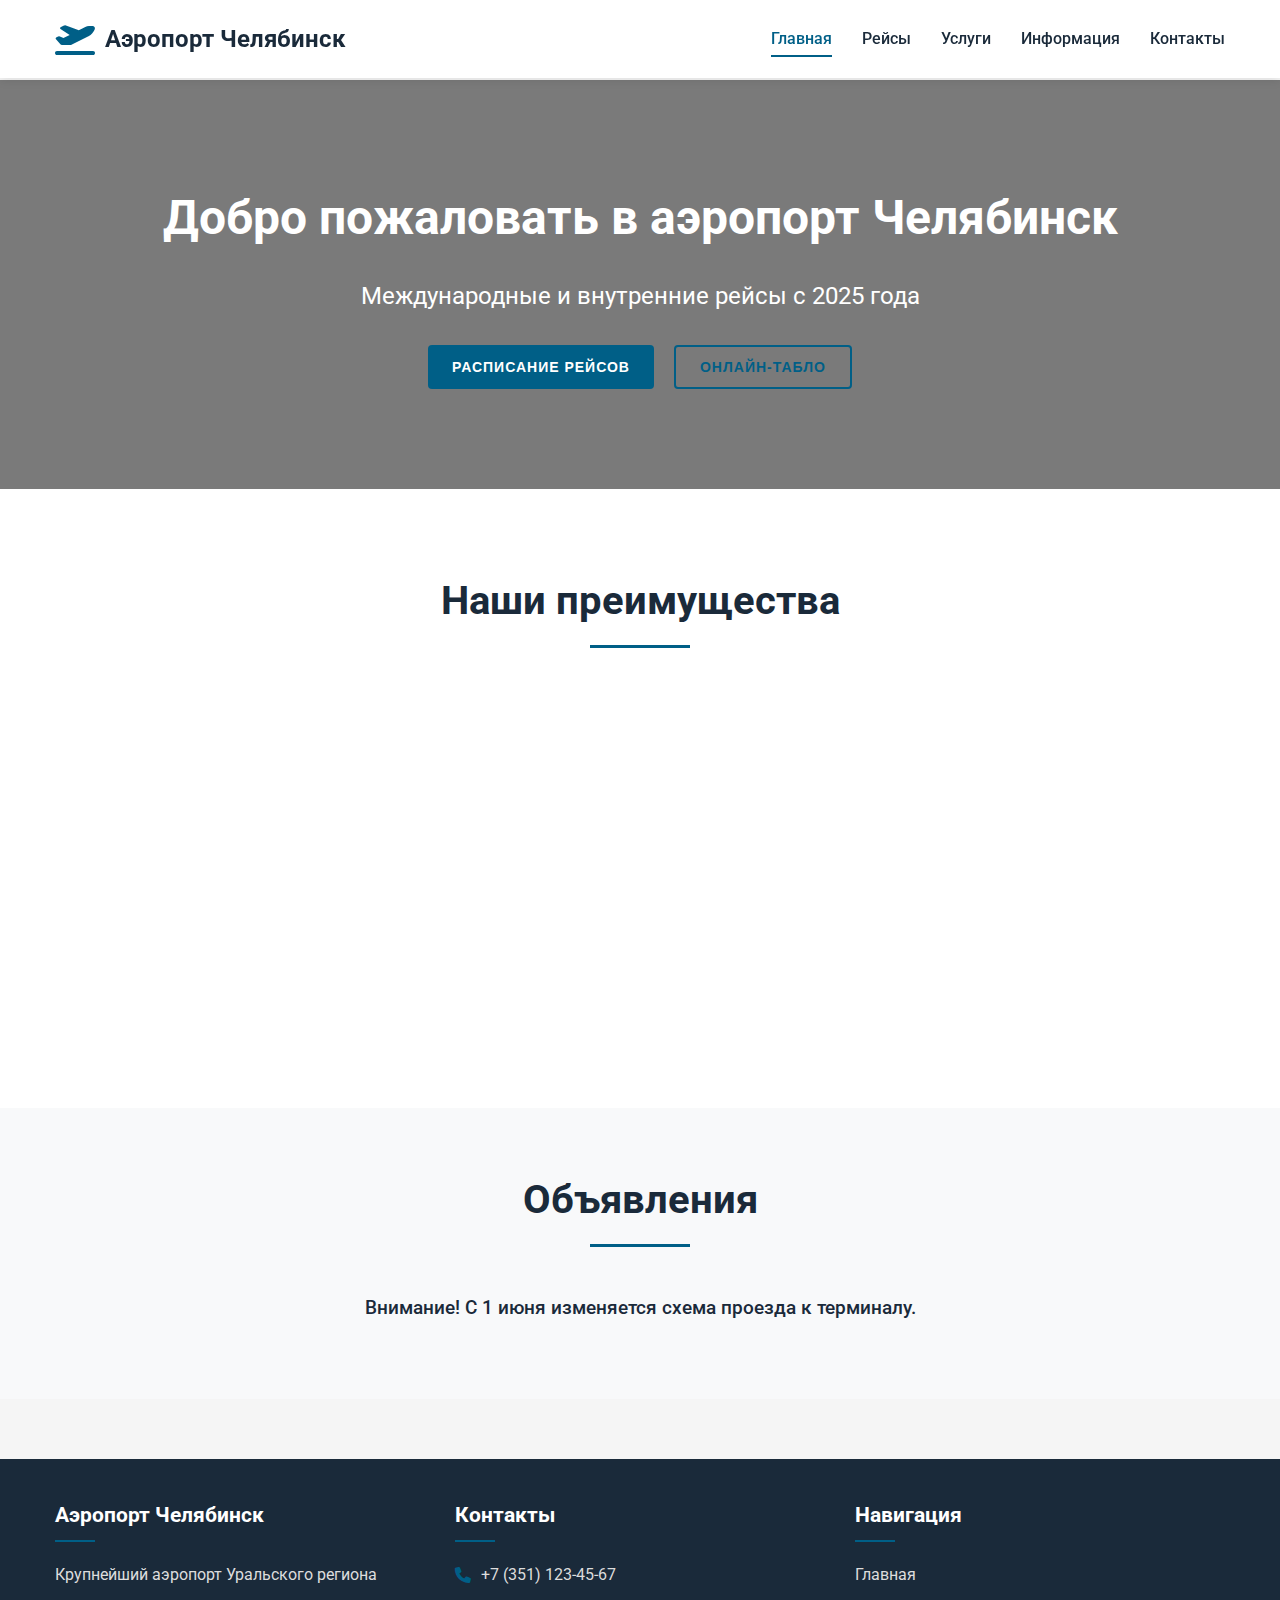
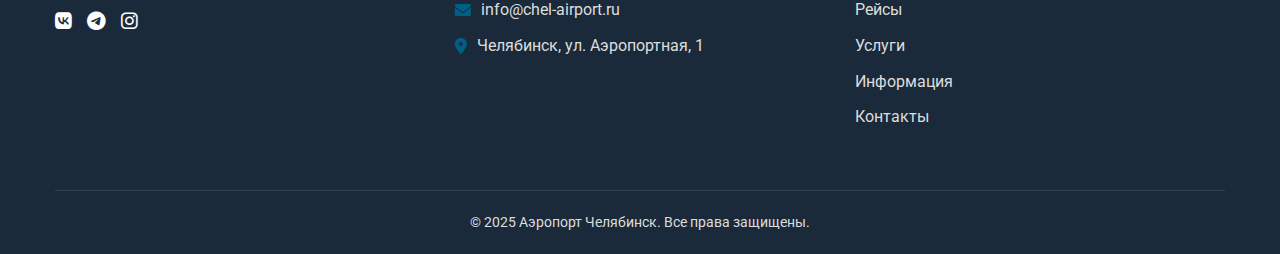
<file: index.html>
<!DOCTYPE html>
<html lang="ru">
<head>
    <meta charset="UTF-8">
    <meta name="viewport" content="width=device-width, initial-scale=1.0">
    <title>Аэропорт Челябинск | Главная</title>
    <link rel="stylesheet" href="style.css">
    <link href="https://fonts.googleapis.com/css2?family=Roboto:wght@400;700&display=swap" rel="stylesheet">
    <link rel="stylesheet" href="https://cdnjs.cloudflare.com/ajax/libs/font-awesome/6.0.0-beta3/css/all.min.css">
</head>
<body>
    <header class="header">
        <div class="container">
            <div class="header__inner">
                <div class="header__logo">
                    <i class="fas fa-plane-departure"></i>
                    <span>Аэропорт Челябинск</span>
                </div>
                <nav class="nav">
                    <a href="index.html" class="nav__link active">Главная</a>
                    <a href="flights.html" class="nav__link">Рейсы</a>
                    <a href="services.html" class="nav__link">Услуги</a>
                    <a href="info.html" class="nav__link">Информация</a>
                    <a href="contacts.html" class="nav__link">Контакты</a>
                </nav>
                <button class="burger">
                    <span></span>
                    <span></span>
                    <span></span>
                </button>
            </div>
        </div>
    </header>

    <main class="main">
        <section class="hero">
            <div class="container">
                <h1 class="hero__title">Добро пожаловать в аэропорт Челябинск</h1>
                <p class="hero__text">Международные и внутренние рейсы с 2025 года</p>
                <div class="hero__actions">
                    <button class="btn hero__btn" data-modal="flights-modal">Расписание рейсов</button>
                    <button class="btn hero__btn btn--outline" data-modal="online-board">Онлайн-табло</button>
                </div>
            </div>
        </section>

        <section class="features">
            <div class="container">
                <h2 class="section-title">Наши преимущества</h2>
                <div class="features__grid">
                    <div class="feature-card">
                        <div class="feature-card__icon"><i class="fas fa-clock"></i></div>
                        <h3 class="feature-card__title">Экономия времени</h3>
                        <p class="feature-card__text">Быстрая регистрация и прохождение контроля</p>
                        <button class="btn feature-card__btn" data-modal="time-modal">Подробнее</button>
                    </div>
                    <div class="feature-card">
                        <div class="feature-card__icon"><i class="fas fa-shield-alt"></i></div>
                        <h3 class="feature-card__title">Безопасность</h3>
                        <p class="feature-card__text">Современные системы контроля и охраны</p>
                        <button class="btn feature-card__btn" data-modal="security-modal">Подробнее</button>
                    </div>
                    <div class="feature-card">
                        <div class="feature-card__icon"><i class="fas fa-concierge-bell"></i></div>
                        <h3 class="feature-card__title">Комфорт</h3>
                        <p class="feature-card__text">Удобные зоны ожидания и сервисы</p>
                        <button class="btn feature-card__btn" data-modal="comfort-modal">Подробнее</button>
                    </div>
                </div>
            </div>
        </section>

        <section class="announcements">
            <div class="container">
                <h2 class="section-title">Объявления</h2>
                <div class="announcements__slider">
                    <div class="announcement active">
                        <p class="announcement__text">Внимание! С 1 июня изменяется схема проезда к терминалу.</p>
                    </div>
                    <div class="announcement">
                        <p class="announcement__text">Новые направления: Стамбул, Дубай, Пекин с 15 июля.</p>
                    </div>
                    <div class="announcement">
                        <p class="announcement__text">Бесплатный Wi-Fi на всей территории аэропорта.</p>
                    </div>
                </div>
            </div>
        </section>
    </main>

    <footer class="footer">
        <div class="container">
            <div class="footer__inner">
                <div class="footer__col">
                    <h4 class="footer__title">Аэропорт Челябинск</h4>
                    <p class="footer__text">Крупнейший аэропорт Уральского региона</p>
                    <div class="footer__social">
                        <a href="#" class="social-link"><i class="fab fa-vk"></i></a>
                        <a href="#" class="social-link"><i class="fab fa-telegram"></i></a>
                        <a href="#" class="social-link"><i class="fab fa-instagram"></i></a>
                    </div>
                </div>
                <div class="footer__col">
                    <h4 class="footer__title">Контакты</h4>
                    <p class="footer__text"><i class="fas fa-phone"></i> +7 (351) 123-45-67</p>
                    <p class="footer__text"><i class="fas fa-envelope"></i> info@chel-airport.ru</p>
                    <p class="footer__text"><i class="fas fa-map-marker-alt"></i> Челябинск, ул. Аэропортная, 1</p>
                </div>
                <div class="footer__col">
                    <h4 class="footer__title">Навигация</h4>
                    <a href="index.html" class="footer__link">Главная</a>
                    <a href="flights.html" class="footer__link">Рейсы</a>
                    <a href="services.html" class="footer__link">Услуги</a>
                    <a href="info.html" class="footer__link">Информация</a>
                    <a href="contacts.html" class="footer__link">Контакты</a>
                </div>
            </div>
            <div class="footer__copyright">
                © 2025 Аэропорт Челябинск. Все права защищены.
            </div>
        </div>
    </footer>

    <!-- Модальные окна -->
    <div class="modal" id="flights-modal">
        <div class="modal__content">
            <button class="modal__close">&times;</button>
            <h2 class="modal__title">Расписание рейсов</h2>
            <div class="modal__tabs">
                <button class="modal__tab active" data-tab="departures">Вылет</button>
                <button class="modal__tab" data-tab="arrivals">Прилет</button>
            </div>
            <div class="modal__tab-content active" id="departures">
                <div class="flight-item">
                    <div class="flight-item__time">08:45</div>
                    <div class="flight-item__destination">Москва (Шереметьево)</div>
                    <div class="flight-item__number">SU-1442</div>
                    <div class="flight-item__status">Регистрация</div>
                </div>
                <div class="flight-item">
                    <div class="flight-item__time">10:20</div>
                    <div class="flight-item__destination">Санкт-Петербург</div>
                    <div class="flight-item__number">SU-6321</div>
                    <div class="flight-item__status">По расписанию</div>
                </div>
                <div class="flight-item">
                    <div class="flight-item__time">12:15</div>
                    <div class="flight-item__destination">Сочи</div>
                    <div class="flight-item__number">SU-1854</div>
                    <div class="flight-item__status">Задержка +1ч</div>
                </div>
            </div>
            <div class="modal__tab-content" id="arrivals">
                <div class="flight-item">
                    <div class="flight-item__time">09:30</div>
                    <div class="flight-item__destination">Из Москвы (Домодедово)</div>
                    <div class="flight-item__number">SU-1441</div>
                    <div class="flight-item__status">Приземлился</div>
                </div>
                <div class="flight-item">
                    <div class="flight-item__time">11:45</div>
                    <div class="flight-item__destination">Из Новосибирска</div>
                    <div class="flight-item__number">SU-2543</div>
                    <div class="flight-item__status">По расписанию</div>
                </div>
            </div>
            <div class="modal__actions">
                <button class="btn modal__btn">Полное расписание</button>
            </div>
        </div>
    </div>

    <div class="modal" id="online-board">
        <div class="modal__content">
            <button class="modal__close">&times;</button>
            <h2 class="modal__title">Онлайн-табло</h2>
            <div class="online-board">
                <div class="online-board__header">
                    <div class="online-board__column">Время</div>
                    <div class="online-board__column">Рейс</div>
                    <div class="online-board__column">Направление</div>
                    <div class="online-board__column">Статус</div>
                </div>
                <div class="online-board__row">
                    <div class="online-board__cell">08:45</div>
                    <div class="online-board__cell">SU-1442</div>
                    <div class="online-board__cell">Москва (Шереметьево)</div>
                    <div class="online-board__cell status--checkin">Регистрация</div>
                </div>
                <div class="online-board__row">
                    <div class="online-board__cell">09:30</div>
                    <div class="online-board__cell">SU-1441</div>
                    <div class="online-board__cell">Из Москвы (Домодедово)</div>
                    <div class="online-board__cell status--arrived">Приземлился</div>
                </div>
                <div class="online-board__row">
                    <div class="online-board__cell">10:20</div>
                    <div class="online-board__cell">SU-6321</div>
                    <div class="online-board__cell">Санкт-Петербург</div>
                    <div class="online-board__cell status--ontime">По расписанию</div>
                </div>
            </div>
        </div>
    </div>

    <div class="modal-overlay"></div>

    <script src="script.js"></script>
</body>
</html>
</file>
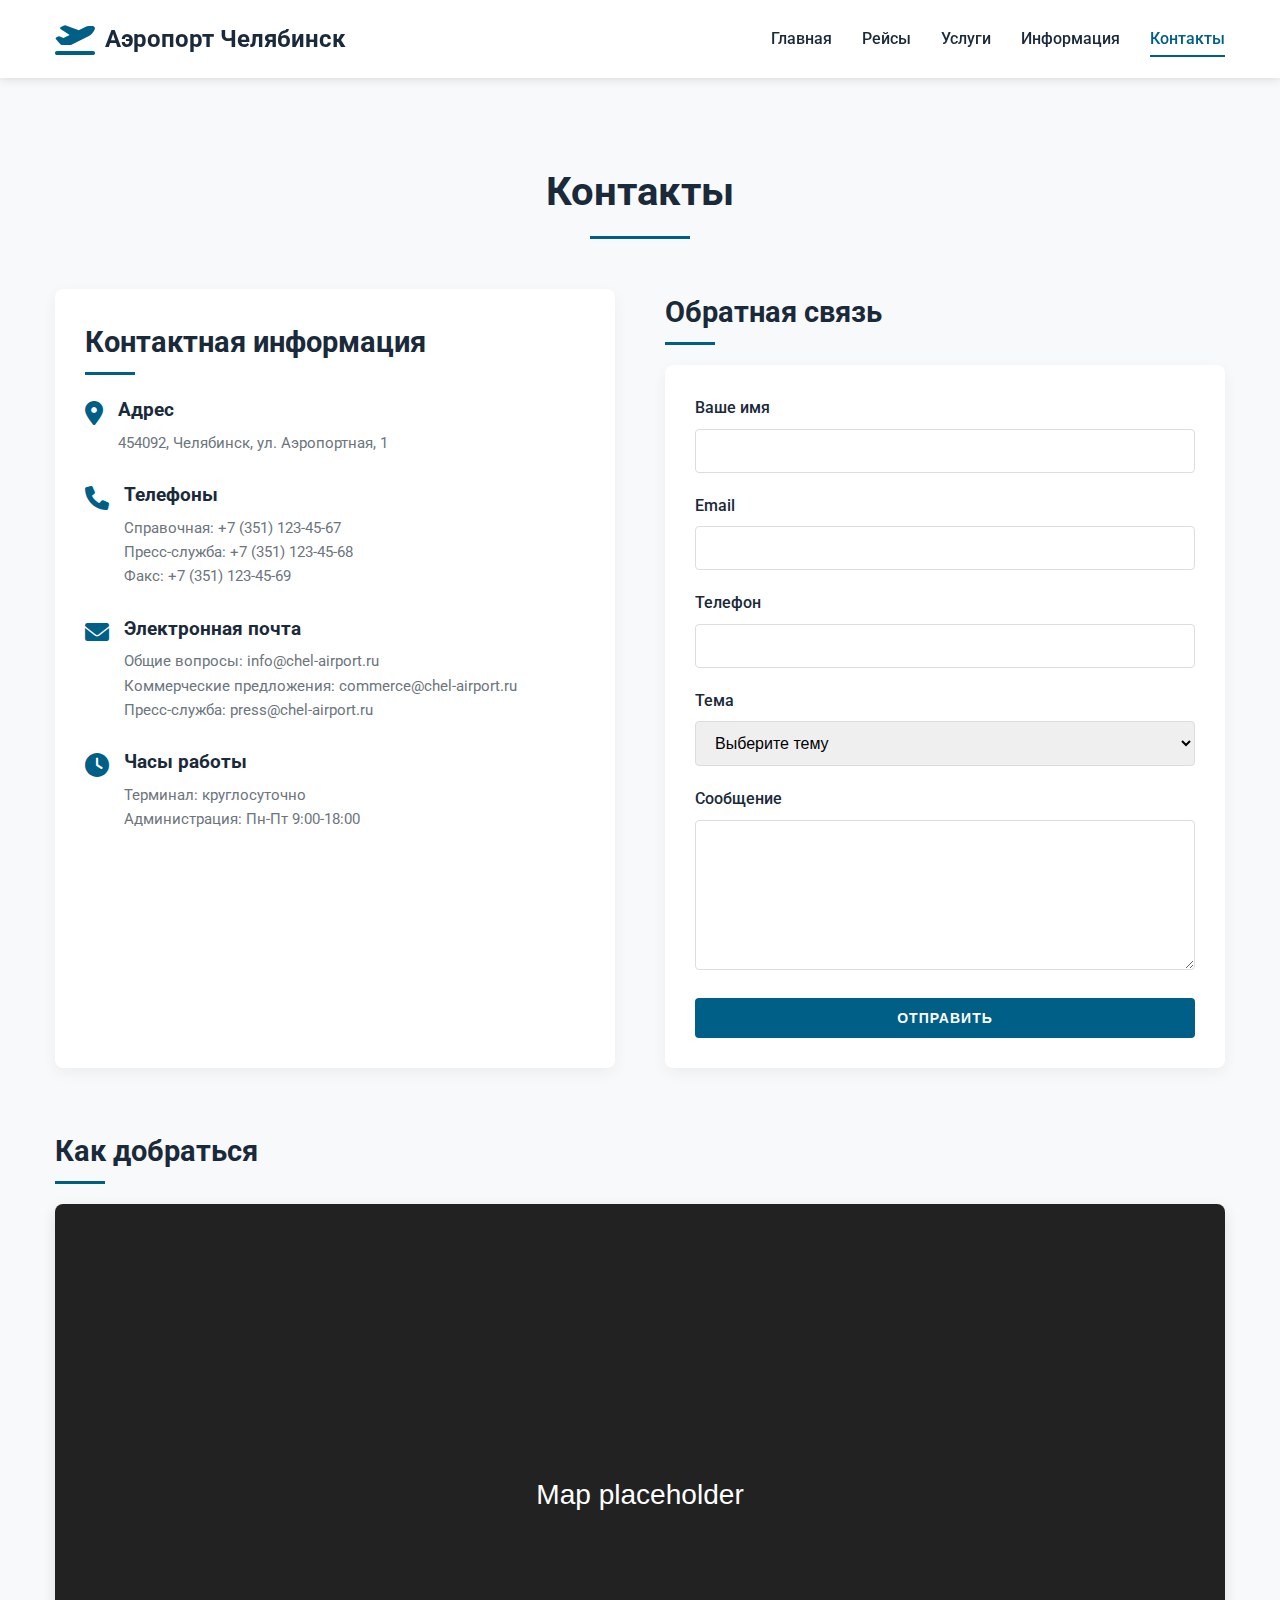
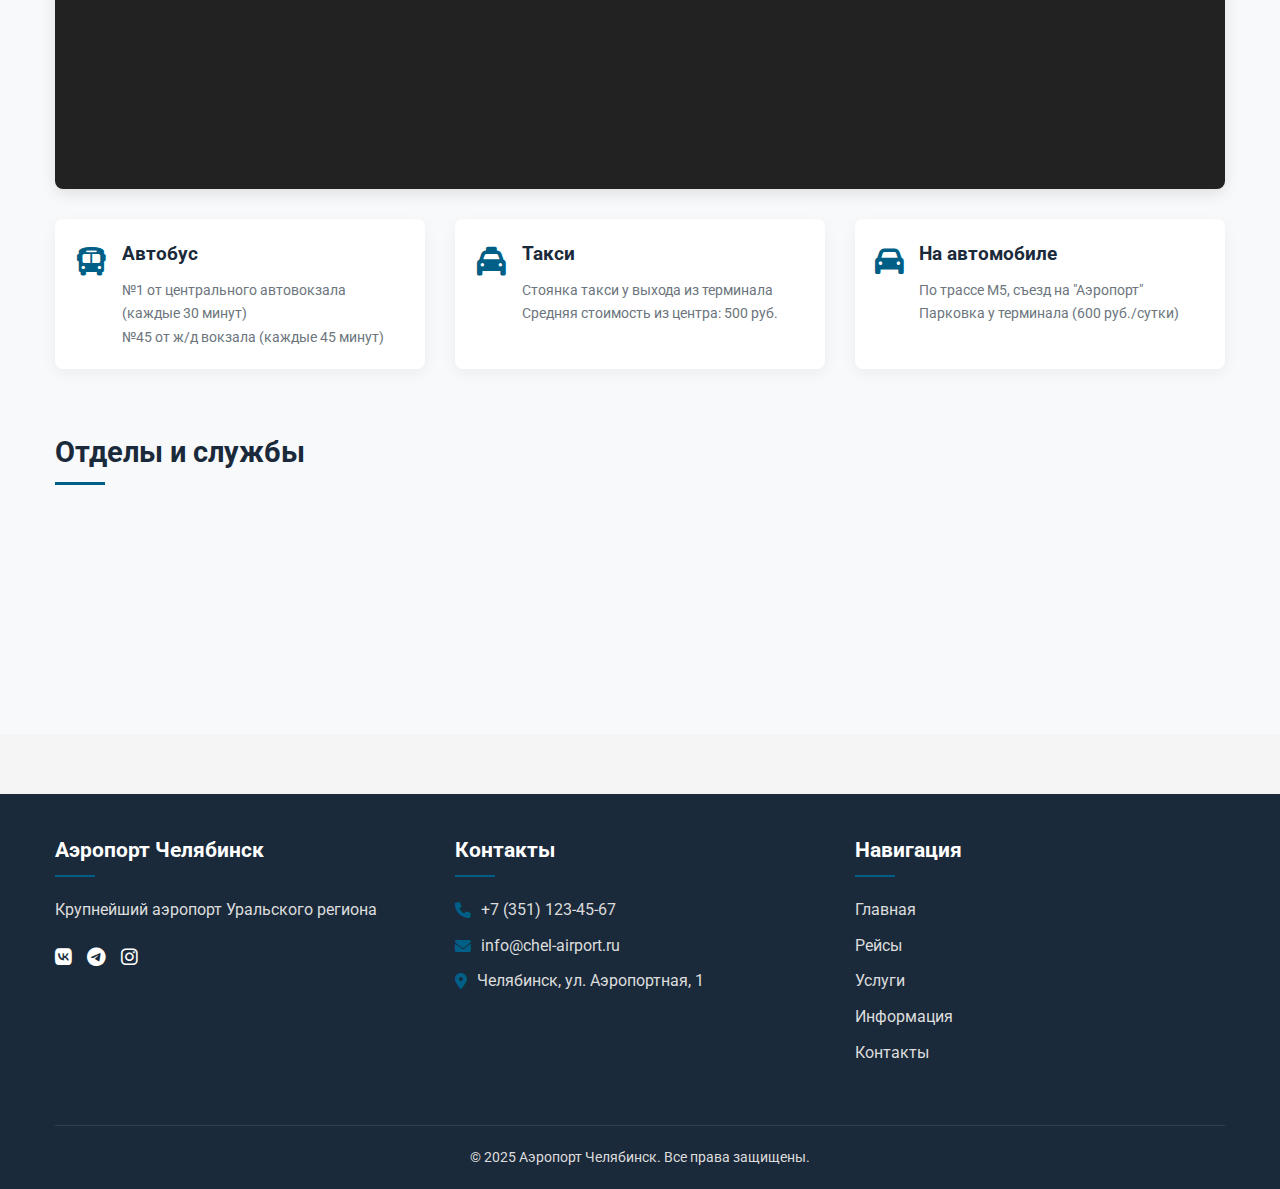
<file: contacts.html>
<!DOCTYPE html>
<html lang="ru">
<head>
    <meta charset="UTF-8">
    <meta name="viewport" content="width=device-width, initial-scale=1.0">
    <title>Аэропорт Челябинск | Контакты</title>
    <link rel="stylesheet" href="style.css">
    <link href="https://fonts.googleapis.com/css2?family=Roboto:wght@400;700&display=swap" rel="stylesheet">
    <link rel="stylesheet" href="https://cdnjs.cloudflare.com/ajax/libs/font-awesome/6.0.0-beta3/css/all.min.css">
</head>
<body>
    <header class="header">
        <div class="container">
            <div class="header__inner">
                <div class="header__logo">
                    <i class="fas fa-plane-departure"></i>
                    <span>Аэропорт Челябинск</span>
                </div>
                <nav class="nav">
                    <a href="index.html" class="nav__link">Главная</a>
                    <a href="flights.html" class="nav__link">Рейсы</a>
                    <a href="services.html" class="nav__link">Услуги</a>
                    <a href="info.html" class="nav__link">Информация</a>
                    <a href="contacts.html" class="nav__link active">Контакты</a>
                </nav>
                <button class="burger">
                    <span></span>
                    <span></span>
                    <span></span>
                </button>
            </div>
        </div>
    </header>

    <main class="main">
        <section class="contacts">
            <div class="container">
                <h2 class="section-title">Контакты</h2>
                
                <div class="contacts__grid">
                    <div class="contacts__info">
                        <h3 class="contacts__subtitle">Контактная информация</h3>
                        
                        <div class="contact-item">
                            <div class="contact-item__icon"><i class="fas fa-map-marker-alt"></i></div>
                            <div class="contact-item__content">
                                <h4 class="contact-item__title">Адрес</h4>
                                <p class="contact-item__text">454092, Челябинск, ул. Аэропортная, 1</p>
                            </div>
                        </div>
                        
                        <div class="contact-item">
                            <div class="contact-item__icon"><i class="fas fa-phone"></i></div>
                            <div class="contact-item__content">
                                <h4 class="contact-item__title">Телефоны</h4>
                                <p class="contact-item__text">Справочная: +7 (351) 123-45-67</p>
                                <p class="contact-item__text">Пресс-служба: +7 (351) 123-45-68</p>
                                <p class="contact-item__text">Факс: +7 (351) 123-45-69</p>
                            </div>
                        </div>
                        
                        <div class="contact-item">
                            <div class="contact-item__icon"><i class="fas fa-envelope"></i></div>
                            <div class="contact-item__content">
                                <h4 class="contact-item__title">Электронная почта</h4>
                                <p class="contact-item__text">Общие вопросы: info@chel-airport.ru</p>
                                <p class="contact-item__text">Коммерческие предложения: commerce@chel-airport.ru</p>
                                <p class="contact-item__text">Пресс-служба: press@chel-airport.ru</p>
                            </div>
                        </div>
                        
                        <div class="contact-item">
                            <div class="contact-item__icon"><i class="fas fa-clock"></i></div>
                            <div class="contact-item__content">
                                <h4 class="contact-item__title">Часы работы</h4>
                                <p class="contact-item__text">Терминал: круглосуточно</p>
                                <p class="contact-item__text">Администрация: Пн-Пт 9:00-18:00</p>
                            </div>
                        </div>
                    </div>
                    
                    <div class="contacts__form">
                        <h3 class="contacts__subtitle">Обратная связь</h3>
                        <form class="feedback-form">
                            <div class="form-group">
                                <label for="name" class="form-label">Ваше имя</label>
                                <input type="text" id="name" class="form-input" required>
                            </div>
                            
                            <div class="form-group">
                                <label for="email" class="form-label">Email</label>
                                <input type="email" id="email" class="form-input" required>
                            </div>
                            
                            <div class="form-group">
                                <label for="phone" class="form-label">Телефон</label>
                                <input type="tel" id="phone" class="form-input">
                            </div>
                            
                            <div class="form-group">
                                <label for="subject" class="form-label">Тема</label>
                                <select id="subject" class="form-select" required>
                                    <option value="" disabled selected>Выберите тему</option>
                                    <option value="question">Вопрос</option>
                                    <option value="feedback">Отзыв</option>
                                    <option value="complaint">Жалоба</option>
                                    <option value="suggestion">Предложение</option>
                                </select>
                            </div>
                            
                            <div class="form-group">
                                <label for="message" class="form-label">Сообщение</label>
                                <textarea id="message" class="form-textarea" required></textarea>
                            </div>
                            
                            <button type="submit" class="btn form-submit">Отправить</button>
                        </form>
                    </div>
                </div>
                
                <div class="contacts__map">
                    <h3 class="contacts__subtitle">Как добраться</h3>
                    <div class="map-container">
                        <img src="[data-uri]" alt="Карта проезда" class="map-image">
                    </div>
                    
                    <div class="transport-options">
                        <div class="transport-option">
                            <div class="transport-option__icon"><i class="fas fa-bus"></i></div>
                            <div class="transport-option__content">
                                <h4 class="transport-option__title">Автобус</h4>
                                <p class="transport-option__text">№1 от центрального автовокзала (каждые 30 минут)</p>
                                <p class="transport-option__text">№45 от ж/д вокзала (каждые 45 минут)</p>
                            </div>
                        </div>
                        
                        <div class="transport-option">
                            <div class="transport-option__icon"><i class="fas fa-taxi"></i></div>
                            <div class="transport-option__content">
                                <h4 class="transport-option__title">Такси</h4>
                                <p class="transport-option__text">Стоянка такси у выхода из терминала</p>
                                <p class="transport-option__text">Средняя стоимость из центра: 500 руб.</p>
                            </div>
                        </div>
                        
                        <div class="transport-option">
                            <div class="transport-option__icon"><i class="fas fa-car"></i></div>
                            <div class="transport-option__content">
                                <h4 class="transport-option__title">На автомобиле</h4>
                                <p class="transport-option__text">По трассе М5, съезд на "Аэропорт"</p>
                                <p class="transport-option__text">Парковка у терминала (600 руб./сутки)</p>
                            </div>
                        </div>
                    </div>
                </div>
                
                <div class="contacts__departments">
                    <h3 class="contacts__subtitle">Отделы и службы</h3>
                    <div class="departments-grid">
                        <div class="department-card">
                            <h4 class="department-card__title">Служба безопасности</h4>
                            <p class="department-card__phone">+7 (351) 123-45-70</p>
                            <p class="department-card__email">security@chel-airport.ru</p>
                        </div>
                        
                        <div class="department-card">
                            <h4 class="department-card__title">Медицинский пункт</h4>
                            <p class="department-card__phone">+7 (351) 123-45-71</p>
                            <p class="department-card__email">medical@chel-airport.ru</p>
                        </div>
                        
                        <div class="department-card">
                            <h4 class="department-card__title">Багажная служба</h4>
                            <p class="department-card__phone">+7 (351) 123-45-72</p>
                            <p class="department-card__email">baggage@chel-airport.ru</p>
                        </div>
                        
                        <div class="department-card">
                            <h4 class="department-card__title">Коммерческий отдел</h4>
                            <p class="department-card__phone">+7 (351) 123-45-73</p>
                            <p class="department-card__email">commerce@chel-airport.ru</p>
                        </div>
                    </div>
                </div>
            </div>
        </section>
    </main>

    <footer class="footer">
        <div class="container">
            <div class="footer__inner">
                <div class="footer__col">
                    <h4 class="footer__title">Аэропорт Челябинск</h4>
                    <p class="footer__text">Крупнейший аэропорт Уральского региона</p>
                    <div class="footer__social">
                        <a href="#" class="social-link"><i class="fab fa-vk"></i></a>
                        <a href="#" class="social-link"><i class="fab fa-telegram"></i></a>
                        <a href="#" class="social-link"><i class="fab fa-instagram"></i></a>
                    </div>
                </div>
                <div class="footer__col">
                    <h4 class="footer__title">Контакты</h4>
                    <p class="footer__text"><i class="fas fa-phone"></i> +7 (351) 123-45-67</p>
                    <p class="footer__text"><i class="fas fa-envelope"></i> info@chel-airport.ru</p>
                    <p class="footer__text"><i class="fas fa-map-marker-alt"></i> Челябинск, ул. Аэропортная, 1</p>
                </div>
                <div class="footer__col">
                    <h4 class="footer__title">Навигация</h4>
                    <a href="index.html" class="footer__link">Главная</a>
                    <a href="flights.html" class="footer__link">Рейсы</a>
                    <a href="services.html" class="footer__link">Услуги</a>
                    <a href="info.html" class="footer__link">Информация</a>
                    <a href="contacts.html" class="footer__link">Контакты</a>
                </div>
            </div>
            <div class="footer__copyright">
                © 2025 Аэропорт Челябинск. Все права защищены.
            </div>
        </div>
    </footer>

    <div class="modal-overlay"></div>

    <script src="script.js"></script>
</body>
</html>
</file>
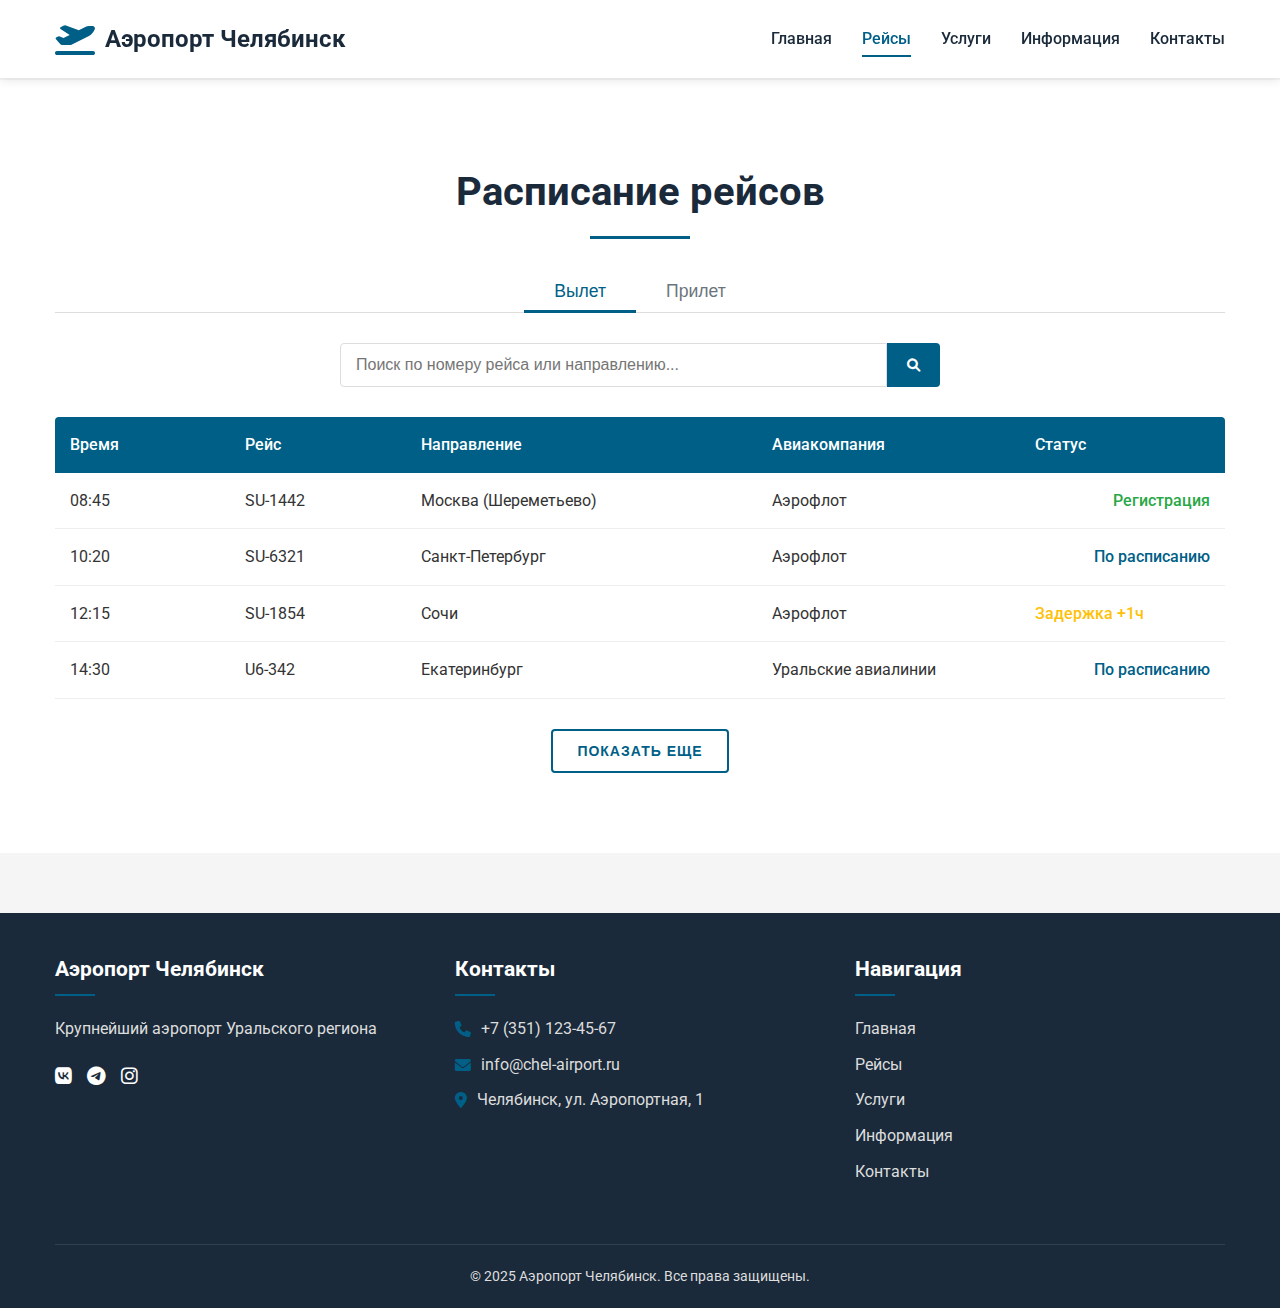
<file: flights.html>
<!DOCTYPE html>
<html lang="ru">
<head>
    <meta charset="UTF-8">
    <meta name="viewport" content="width=device-width, initial-scale=1.0">
    <title>Аэропорт Челябинск | Рейсы</title>
    <link rel="stylesheet" href="style.css">
    <link href="https://fonts.googleapis.com/css2?family=Roboto:wght@400;700&display=swap" rel="stylesheet">
    <link rel="stylesheet" href="https://cdnjs.cloudflare.com/ajax/libs/font-awesome/6.0.0-beta3/css/all.min.css">
</head>
<body>
    <header class="header">
        <div class="container">
            <div class="header__inner">
                <div class="header__logo">
                    <i class="fas fa-plane-departure"></i>
                    <span>Аэропорт Челябинск</span>
                </div>
                <nav class="nav">
                    <a href="index.html" class="nav__link">Главная</a>
                    <a href="flights.html" class="nav__link active">Рейсы</a>
                    <a href="services.html" class="nav__link">Услуги</a>
                    <a href="info.html" class="nav__link">Информация</a>
                    <a href="contacts.html" class="nav__link">Контакты</a>
                </nav>
                <button class="burger">
                    <span></span>
                    <span></span>
                    <span></span>
                </button>
            </div>
        </div>
    </header>

    <main class="main">
        <section class="flights">
            <div class="container">
                <h2 class="section-title">Расписание рейсов</h2>
                
                <div class="flights__tabs">
                    <button class="flights__tab active" data-tab="departures">Вылет</button>
                    <button class="flights__tab" data-tab="arrivals">Прилет</button>
                </div>
                
                <div class="flights__search">
                    <input type="text" class="flights__search-input" placeholder="Поиск по номеру рейса или направлению...">
                    <button class="flights__search-btn"><i class="fas fa-search"></i></button>
                </div>
                
                <div class="flights__table active" id="departures">
                    <div class="flights__table-header">
                        <div class="flights__table-col">Время</div>
                        <div class="flights__table-col">Рейс</div>
                        <div class="flights__table-col">Направление</div>
                        <div class="flights__table-col">Авиакомпания</div>
                        <div class="flights__table-col">Статус</div>
                    </div>
                    
                    <div class="flights__table-row">
                        <div class="flights__table-cell">08:45</div>
                        <div class="flights__table-cell">SU-1442</div>
                        <div class="flights__table-cell">Москва (Шереметьево)</div>
                        <div class="flights__table-cell">Аэрофлот</div>
                        <div class="flights__table-cell status--checkin">Регистрация</div>
                    </div>
                    
                    <div class="flights__table-row">
                        <div class="flights__table-cell">10:20</div>
                        <div class="flights__table-cell">SU-6321</div>
                        <div class="flights__table-cell">Санкт-Петербург</div>
                        <div class="flights__table-cell">Аэрофлот</div>
                        <div class="flights__table-cell status--ontime">По расписанию</div>
                    </div>
                    
                    <div class="flights__table-row">
                        <div class="flights__table-cell">12:15</div>
                        <div class="flights__table-cell">SU-1854</div>
                        <div class="flights__table-cell">Сочи</div>
                        <div class="flights__table-cell">Аэрофлот</div>
                        <div class="flights__table-cell status--delayed">Задержка +1ч</div>
                    </div>
                    
                    <div class="flights__table-row">
                        <div class="flights__table-cell">14:30</div>
                        <div class="flights__table-cell">U6-342</div>
                        <div class="flights__table-cell">Екатеринбург</div>
                        <div class="flights__table-cell">Уральские авиалинии</div>
                        <div class="flights__table-cell status--ontime">По расписанию</div>
                    </div>
                </div>
                
                <div class="flights__table" id="arrivals">
                    <div class="flights__table-header">
                        <div class="flights__table-col">Время</div>
                        <div class="flights__table-col">Рейс</div>
                        <div class="flights__table-col">Откуда</div>
                        <div class="flights__table-col">Авиакомпания</div>
                        <div class="flights__table-col">Статус</div>
                    </div>
                    
                    <div class="flights__table-row">
                        <div class="flights__table-cell">09:30</div>
                        <div class="flights__table-cell">SU-1441</div>
                        <div class="flights__table-cell">Москва (Домодедово)</div>
                        <div class="flights__table-cell">Аэрофлот</div>
                        <div class="flights__table-cell status--arrived">Приземлился</div>
                    </div>
                    
                    <div class="flights__table-row">
                        <div class="flights__table-cell">11:45</div>
                        <div class="flights__table-cell">SU-2543</div>
                        <div class="flights__table-cell">Новосибирск</div>
                        <div class="flights__table-cell">Аэрофлот</div>
                        <div class="flights__table-cell status--ontime">По расписанию</div>
                    </div>
                    
                    <div class="flights__table-row">
                        <div class="flights__table-cell">13:20</div>
                        <div class="flights__table-cell">U6-341</div>
                        <div class="flights__table-cell">Екатеринбург</div>
                        <div class="flights__table-cell">Уральские авиалинии</div>
                        <div class="flights__table-cell status--ontime">По расписанию</div>
                    </div>
                </div>
                
                <div class="flights__load-more">
                    <button class="btn btn--outline">Показать еще</button>
                </div>
            </div>
        </section>
    </main>

    <footer class="footer">
        <div class="container">
            <div class="footer__inner">
                <div class="footer__col">
                    <h4 class="footer__title">Аэропорт Челябинск</h4>
                    <p class="footer__text">Крупнейший аэропорт Уральского региона</p>
                    <div class="footer__social">
                        <a href="#" class="social-link"><i class="fab fa-vk"></i></a>
                        <a href="#" class="social-link"><i class="fab fa-telegram"></i></a>
                        <a href="#" class="social-link"><i class="fab fa-instagram"></i></a>
                    </div>
                </div>
                <div class="footer__col">
                    <h4 class="footer__title">Контакты</h4>
                    <p class="footer__text"><i class="fas fa-phone"></i> +7 (351) 123-45-67</p>
                    <p class="footer__text"><i class="fas fa-envelope"></i> info@chel-airport.ru</p>
                    <p class="footer__text"><i class="fas fa-map-marker-alt"></i> Челябинск, ул. Аэропортная, 1</p>
                </div>
                <div class="footer__col">
                    <h4 class="footer__title">Навигация</h4>
                    <a href="index.html" class="footer__link">Главная</a>
                    <a href="flights.html" class="footer__link">Рейсы</a>
                    <a href="services.html" class="footer__link">Услуги</a>
                    <a href="info.html" class="footer__link">Информация</a>
                    <a href="contacts.html" class="footer__link">Контакты</a>
                </div>
            </div>
            <div class="footer__copyright">
                © 2025 Аэропорт Челябинск. Все права защищены.
            </div>
        </div>
    </footer>

    <div class="modal-overlay"></div>

    <script src="script.js"></script>
</body>
</html>
</file>
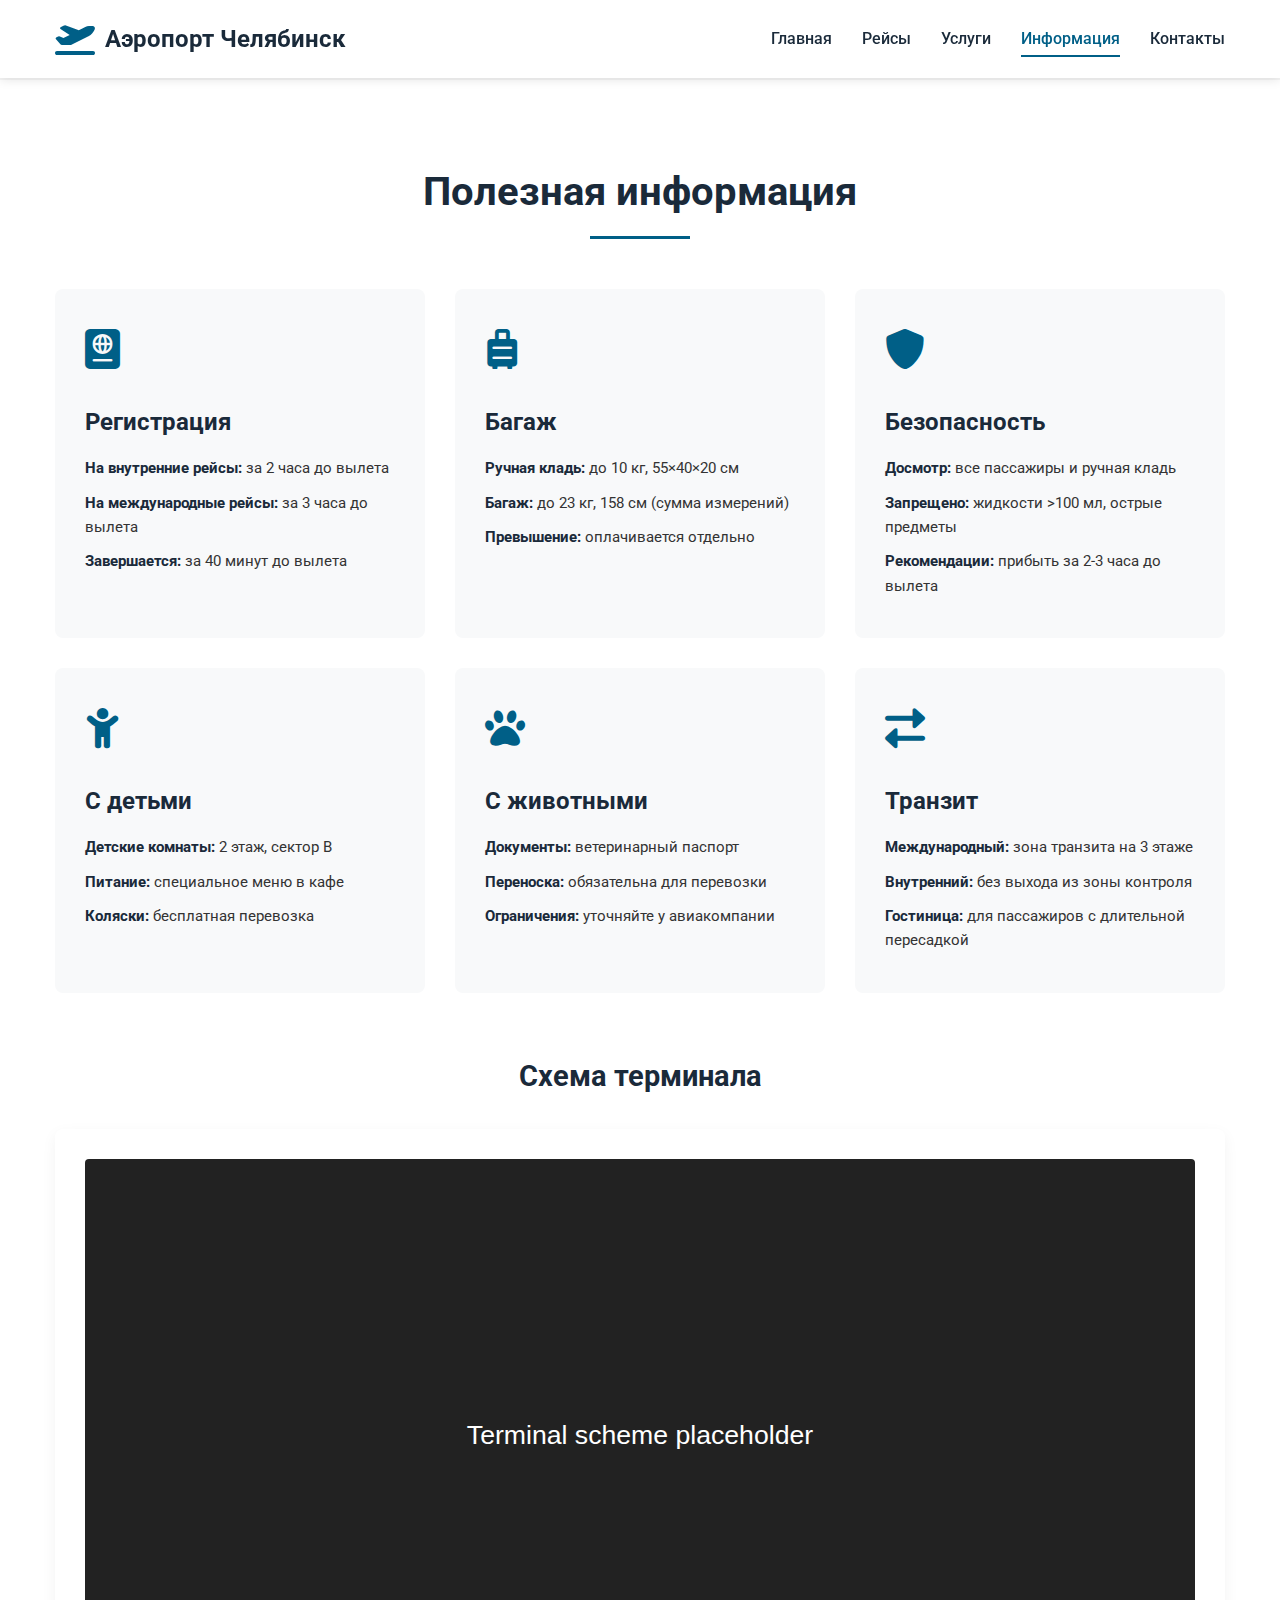
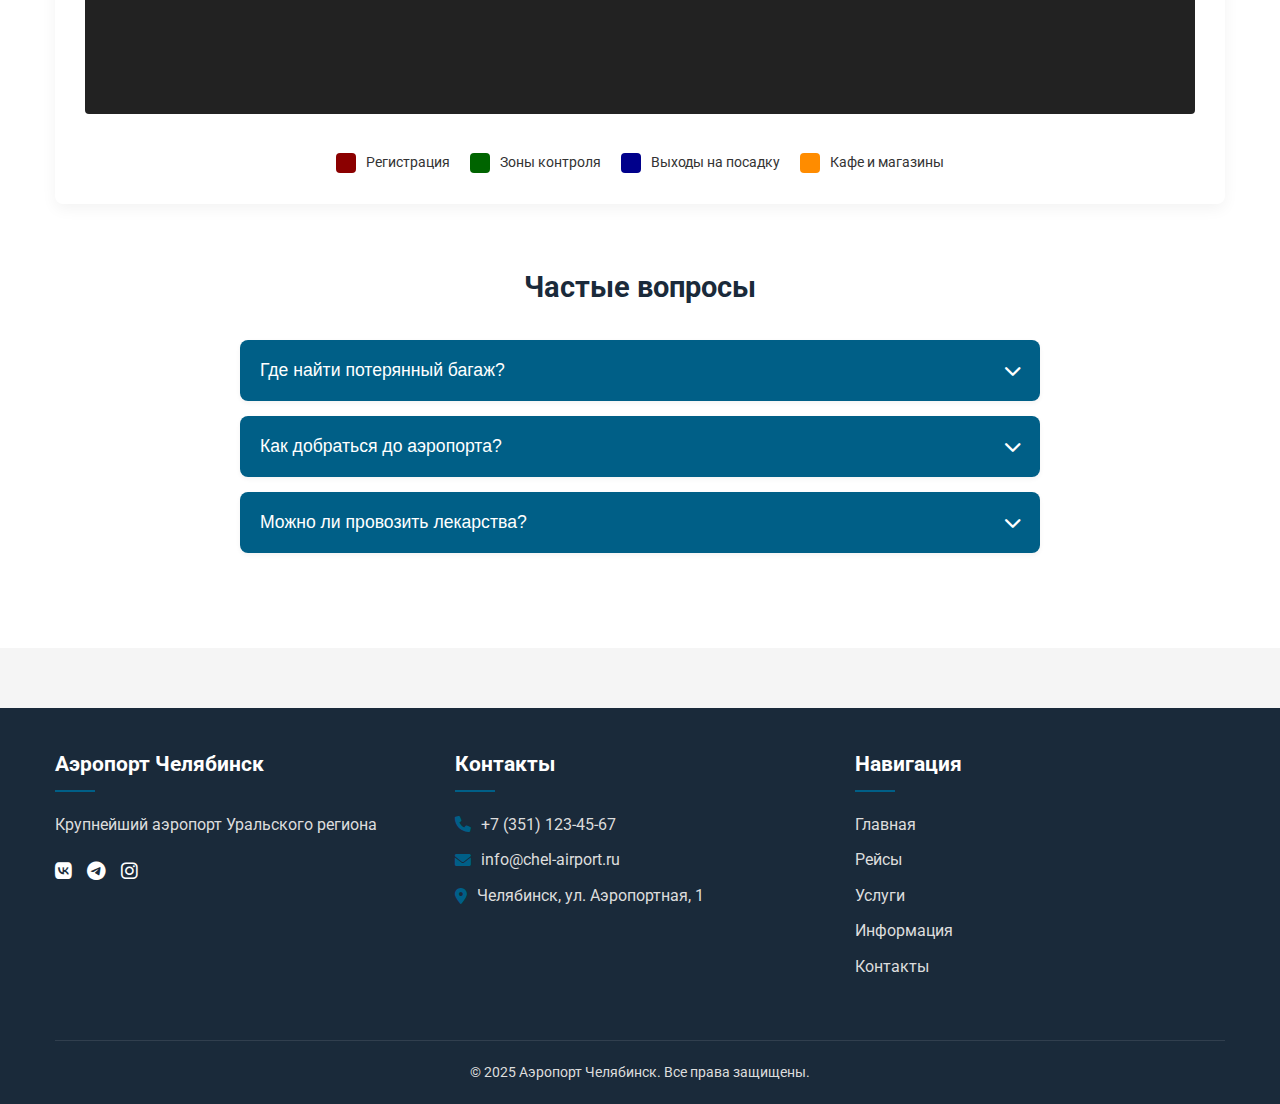
<file: info.html>
<!DOCTYPE html>
<html lang="ru">
<head>
    <meta charset="UTF-8">
    <meta name="viewport" content="width=device-width, initial-scale=1.0">
    <title>Аэропорт Челябинск | Информация</title>
    <link rel="stylesheet" href="style.css">
    <link href="https://fonts.googleapis.com/css2?family=Roboto:wght@400;700&display=swap" rel="stylesheet">
    <link rel="stylesheet" href="https://cdnjs.cloudflare.com/ajax/libs/font-awesome/6.0.0-beta3/css/all.min.css">
</head>
<body>
    <header class="header">
        <div class="container">
            <div class="header__inner">
                <div class="header__logo">
                    <i class="fas fa-plane-departure"></i>
                    <span>Аэропорт Челябинск</span>
                </div>
                <nav class="nav">
                    <a href="index.html" class="nav__link">Главная</a>
                    <a href="flights.html" class="nav__link">Рейсы</a>
                    <a href="services.html" class="nav__link">Услуги</a>
                    <a href="info.html" class="nav__link active">Информация</a>
                    <a href="contacts.html" class="nav__link">Контакты</a>
                </nav>
                <button class="burger">
                    <span></span>
                    <span></span>
                    <span></span>
                </button>
            </div>
        </div>
    </header>

    <main class="main">
        <section class="info">
            <div class="container">
                <h2 class="section-title">Полезная информация</h2>
                
                <div class="info__grid">
                    <div class="info-card">
                        <div class="info-card__icon"><i class="fas fa-passport"></i></div>
                        <h3 class="info-card__title">Регистрация</h3>
                        <div class="info-card__content">
                            <p><strong>На внутренние рейсы:</strong> за 2 часа до вылета</p>
                            <p><strong>На международные рейсы:</strong> за 3 часа до вылета</p>
                            <p><strong>Завершается:</strong> за 40 минут до вылета</p>
                        </div>
                    </div>
                    
                    <div class="info-card">
                        <div class="info-card__icon"><i class="fas fa-suitcase-rolling"></i></div>
                        <h3 class="info-card__title">Багаж</h3>
                        <div class="info-card__content">
                            <p><strong>Ручная кладь:</strong> до 10 кг, 55×40×20 см</p>
                            <p><strong>Багаж:</strong> до 23 кг, 158 см (сумма измерений)</p>
                            <p><strong>Превышение:</strong> оплачивается отдельно</p>
                        </div>
                    </div>
                    
                    <div class="info-card">
                        <div class="info-card__icon"><i class="fas fa-shield-alt"></i></div>
                        <h3 class="info-card__title">Безопасность</h3>
                        <div class="info-card__content">
                            <p><strong>Досмотр:</strong> все пассажиры и ручная кладь</p>
                            <p><strong>Запрещено:</strong> жидкости >100 мл, острые предметы</p>
                            <p><strong>Рекомендации:</strong> прибыть за 2-3 часа до вылета</p>
                        </div>
                    </div>
                    
                    <div class="info-card">
                        <div class="info-card__icon"><i class="fas fa-child"></i></div>
                        <h3 class="info-card__title">С детьми</h3>
                        <div class="info-card__content">
                            <p><strong>Детские комнаты:</strong> 2 этаж, сектор B</p>
                            <p><strong>Питание:</strong> специальное меню в кафе</p>
                            <p><strong>Коляски:</strong> бесплатная перевозка</p>
                        </div>
                    </div>
                    
                    <div class="info-card">
                        <div class="info-card__icon"><i class="fas fa-paw"></i></div>
                        <h3 class="info-card__title">С животными</h3>
                        <div class="info-card__content">
                            <p><strong>Документы:</strong> ветеринарный паспорт</p>
                            <p><strong>Переноска:</strong> обязательна для перевозки</p>
                            <p><strong>Ограничения:</strong> уточняйте у авиакомпании</p>
                        </div>
                    </div>
                    
                    <div class="info-card">
                        <div class="info-card__icon"><i class="fas fa-exchange-alt"></i></div>
                        <h3 class="info-card__title">Транзит</h3>
                        <div class="info-card__content">
                            <p><strong>Международный:</strong> зона транзита на 3 этаже</p>
                            <p><strong>Внутренний:</strong> без выхода из зоны контроля</p>
                            <p><strong>Гостиница:</strong> для пассажиров с длительной пересадкой</p>
                        </div>
                    </div>
                </div>
                
                <div class="info__scheme">
                    <h3 class="info__subtitle">Схема терминала</h3>
                    <div class="terminal-scheme">
                        <img src="[data-uri]" alt="Схема терминала" class="terminal-scheme__image">
                        <div class="terminal-scheme__legend">
                            <div class="legend-item">
                                <div class="legend-item__color" style="background-color: #8b0000;"></div>
                                <div class="legend-item__label">Регистрация</div>
                            </div>
                            <div class="legend-item">
                                <div class="legend-item__color" style="background-color: #006400;"></div>
                                <div class="legend-item__label">Зоны контроля</div>
                            </div>
                            <div class="legend-item">
                                <div class="legend-item__color" style="background-color: #00008b;"></div>
                                <div class="legend-item__label">Выходы на посадку</div>
                            </div>
                            <div class="legend-item">
                                <div class="legend-item__color" style="background-color: #ff8c00;"></div>
                                <div class="legend-item__label">Кафе и магазины</div>
                            </div>
                        </div>
                    </div>
                </div>
                
                <div class="info__faq">
                    <h3 class="info__subtitle">Частые вопросы</h3>
                    <div class="faq">
                        <div class="faq-item">
                            <button class="faq-item__question">Где найти потерянный багаж?<i class="fas fa-chevron-down"></i></button>
                            <div class="faq-item__answer">
                                <p>Отдел по работе с забытым багажом находится на 1 этаже, сектор D. Работает круглосуточно. Телефон: +7 (351) 123-45-71.</p>
                            </div>
                        </div>
                        
                        <div class="faq-item">
                            <button class="faq-item__question">Как добраться до аэропорта?<i class="fas fa-chevron-down"></i></button>
                            <div class="faq-item__answer">
                                <p>До аэропорта можно добраться:</p>
                                <ul>
                                    <li>На автобусе №1 от центрального автовокзала (каждые 30 минут)</li>
                                    <li>На такси (средняя стоимость 500 руб. из центра)</li>
                                    <li>На личном автомобиле (парковка у терминала)</li>
                                </ul>
                            </div>
                        </div>
                        
                        <div class="faq-item">
                            <button class="faq-item__question">Можно ли провозить лекарства?<i class="fas fa-chevron-down"></i></button>
                            <div class="faq-item__answer">
                                <p>Да, лекарства можно провозить в ручной клади при наличии рецепта или справки от врача. Жидкие лекарства свыше 100 мл допускаются только при наличии медицинской необходимости.</p>
                            </div>
                        </div>
                    </div>
                </div>
            </div>
        </section>
    </main>

    <footer class="footer">
        <div class="container">
            <div class="footer__inner">
                <div class="footer__col">
                    <h4 class="footer__title">Аэропорт Челябинск</h4>
                    <p class="footer__text">Крупнейший аэропорт Уральского региона</p>
                    <div class="footer__social">
                        <a href="#" class="social-link"><i class="fab fa-vk"></i></a>
                        <a href="#" class="social-link"><i class="fab fa-telegram"></i></a>
                        <a href="#" class="social-link"><i class="fab fa-instagram"></i></a>
                    </div>
                </div>
                <div class="footer__col">
                    <h4 class="footer__title">Контакты</h4>
                    <p class="footer__text"><i class="fas fa-phone"></i> +7 (351) 123-45-67</p>
                    <p class="footer__text"><i class="fas fa-envelope"></i> info@chel-airport.ru</p>
                    <p class="footer__text"><i class="fas fa-map-marker-alt"></i> Челябинск, ул. Аэропортная, 1</p>
                </div>
                <div class="footer__col">
                    <h4 class="footer__title">Навигация</h4>
                    <a href="index.html" class="footer__link">Главная</a>
                    <a href="flights.html" class="footer__link">Рейсы</a>
                    <a href="services.html" class="footer__link">Услуги</a>
                    <a href="info.html" class="footer__link">Информация</a>
                    <a href="contacts.html" class="footer__link">Контакты</a>
                </div>
            </div>
            <div class="footer__copyright">
                © 2025 Аэропорт Челябинск. Все права защищены.
            </div>
        </div>
    </footer>

    <div class="modal-overlay"></div>

    <script src="script.js"></script>
</body>
</html>
</file>
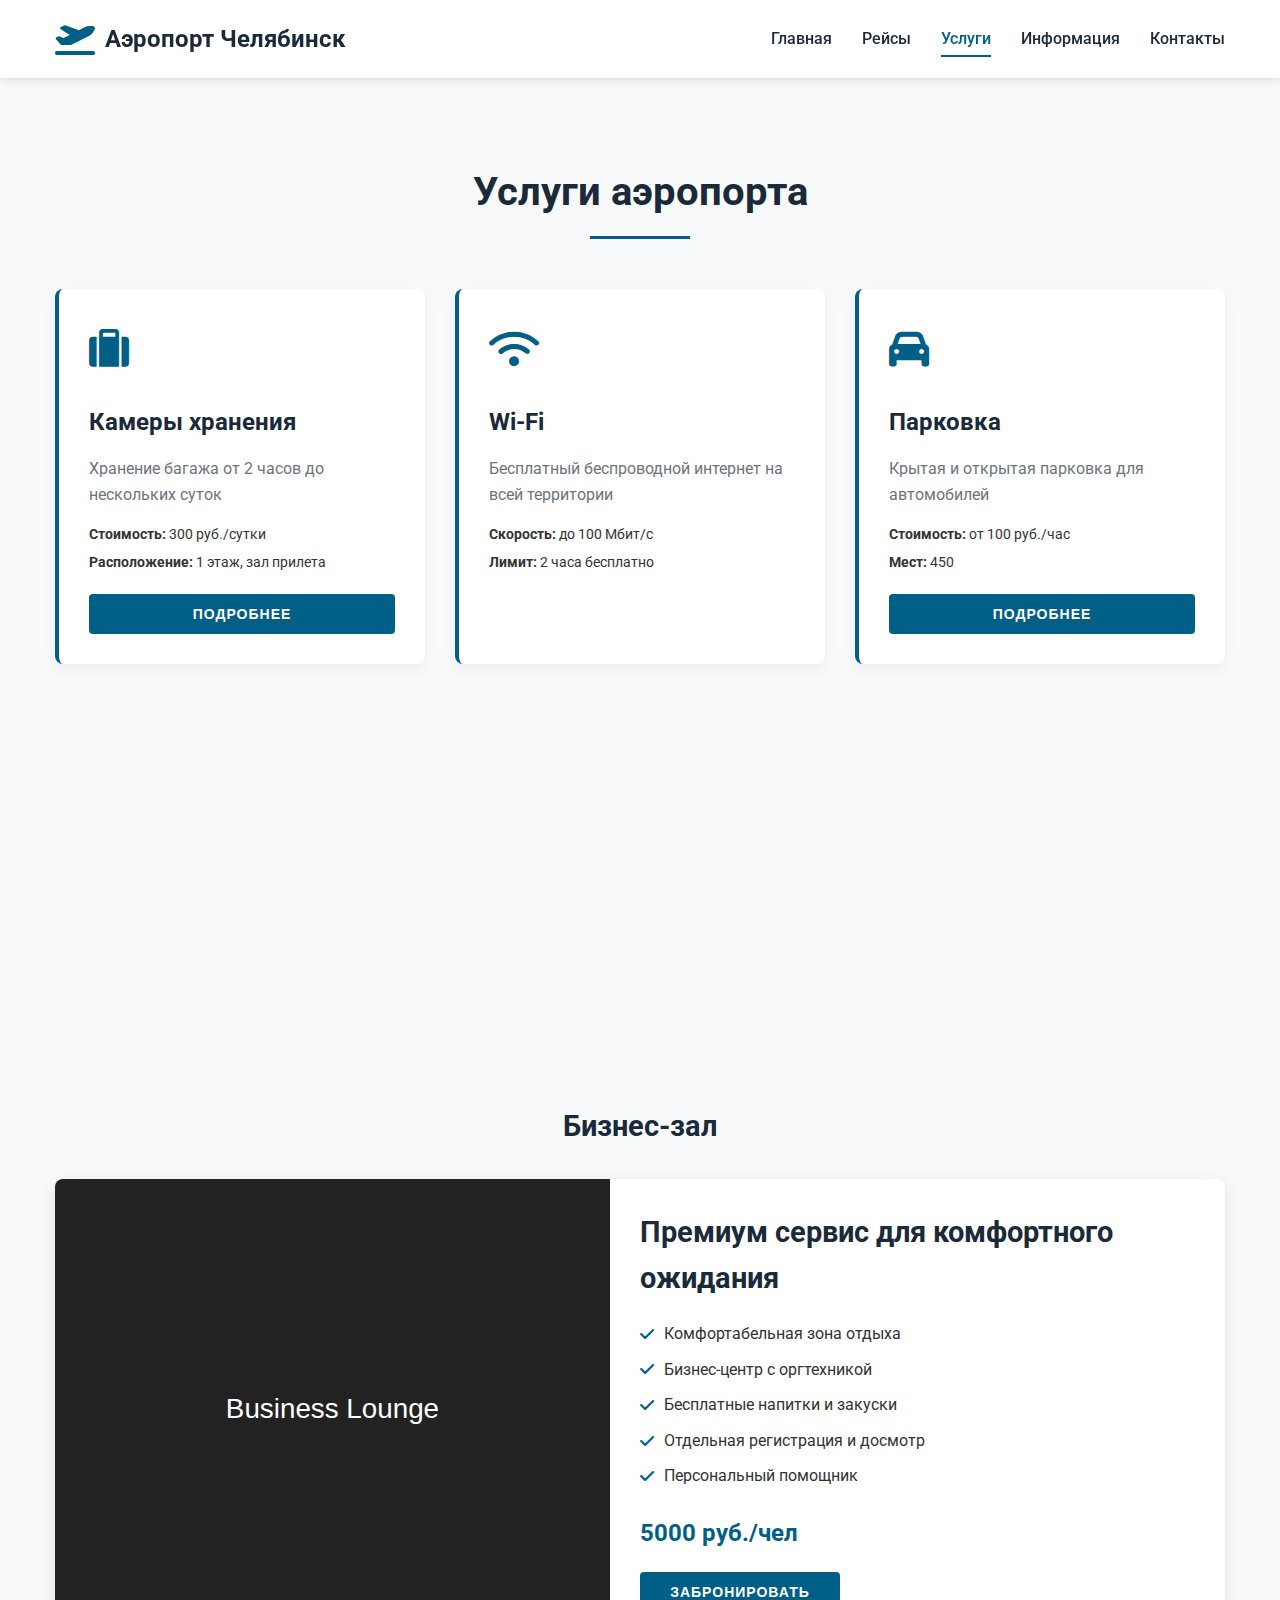
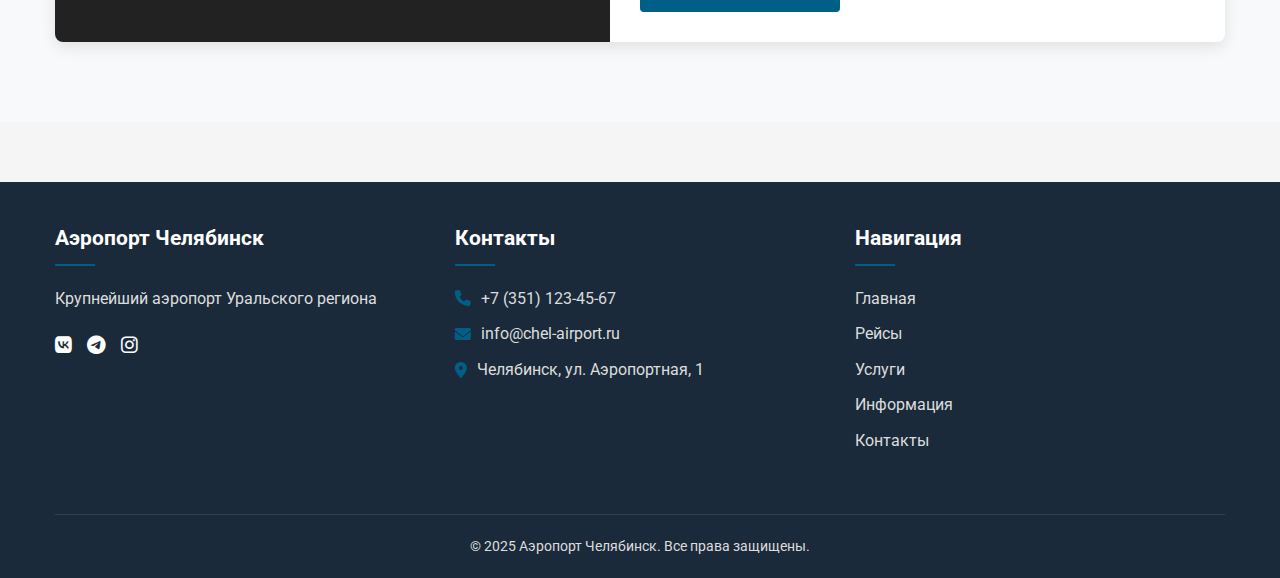
<file: services.html>
<!DOCTYPE html>
<html lang="ru">
<head>
    <meta charset="UTF-8">
    <meta name="viewport" content="width=device-width, initial-scale=1.0">
    <title>Аэропорт Челябинск | Услуги</title>
    <link rel="stylesheet" href="style.css">
    <link href="https://fonts.googleapis.com/css2?family=Roboto:wght@400;700&display=swap" rel="stylesheet">
    <link rel="stylesheet" href="https://cdnjs.cloudflare.com/ajax/libs/font-awesome/6.0.0-beta3/css/all.min.css">
</head>
<body>
    <header class="header">
        <div class="container">
            <div class="header__inner">
                <div class="header__logo">
                    <i class="fas fa-plane-departure"></i>
                    <span>Аэропорт Челябинск</span>
                </div>
                <nav class="nav">
                    <a href="index.html" class="nav__link">Главная</a>
                    <a href="flights.html" class="nav__link">Рейсы</a>
                    <a href="services.html" class="nav__link active">Услуги</a>
                    <a href="info.html" class="nav__link">Информация</a>
                    <a href="contacts.html" class="nav__link">Контакты</a>
                </nav>
                <button class="burger">
                    <span></span>
                    <span></span>
                    <span></span>
                </button>
            </div>
        </div>
    </header>

    <main class="main">
        <section class="services">
            <div class="container">
                <h2 class="section-title">Услуги аэропорта</h2>
                
                <div class="services__grid">
                    <div class="service-card">
                        <div class="service-card__icon"><i class="fas fa-suitcase"></i></div>
                        <h3 class="service-card__title">Камеры хранения</h3>
                        <p class="service-card__text">Хранение багажа от 2 часов до нескольких суток</p>
                        <div class="service-card__details">
                            <p><strong>Стоимость:</strong> 300 руб./сутки</p>
                            <p><strong>Расположение:</strong> 1 этаж, зал прилета</p>
                        </div>
                        <button class="btn service-card__btn" data-modal="storage-modal">Подробнее</button>
                    </div>
                    
                    <div class="service-card">
                        <div class="service-card__icon"><i class="fas fa-wifi"></i></div>
                        <h3 class="service-card__title">Wi-Fi</h3>
                        <p class="service-card__text">Бесплатный беспроводной интернет на всей территории</p>
                        <div class="service-card__details">
                            <p><strong>Скорость:</strong> до 100 Мбит/с</p>
                            <p><strong>Лимит:</strong> 2 часа бесплатно</p>
                        </div>
                    </div>
                    
                    <div class="service-card">
                        <div class="service-card__icon"><i class="fas fa-car"></i></div>
                        <h3 class="service-card__title">Парковка</h3>
                        <p class="service-card__text">Крытая и открытая парковка для автомобилей</p>
                        <div class="service-card__details">
                            <p><strong>Стоимость:</strong> от 100 руб./час</p>
                            <p><strong>Мест:</strong> 450</p>
                        </div>
                        <button class="btn service-card__btn" data-modal="parking-modal">Подробнее</button>
                    </div>
                    
                    <div class="service-card">
                        <div class="service-card__icon"><i class="fas fa-utensils"></i></div>
                        <h3 class="service-card__title">Питание</h3>
                        <p class="service-card__text">Кафе и рестораны на любой вкус</p>
                        <div class="service-card__details">
                            <p><strong>Кухня:</strong> русская, европейская, азиатская</p>
                            <p><strong>Часы работы:</strong> круглосуточно</p>
                        </div>
                    </div>
                    
                    <div class="service-card">
                        <div class="service-card__icon"><i class="fas fa-bed"></i></div>
                        <h3 class="service-card__title">Гостиница</h3>
                        <p class="service-card__text">Комфортабельные номера в терминале</p>
                        <div class="service-card__details">
                            <p><strong>Стоимость:</strong> от 2500 руб./ночь</p>
                            <p><strong>Бронирование:</strong> +7 (351) 123-45-68</p>
                        </div>
                        <button class="btn service-card__btn" data-modal="hotel-modal">Подробнее</button>
                    </div>
                    
                    <div class="service-card">
                        <div class="service-card__icon"><i class="fas fa-wheelchair"></i></div>
                        <h3 class="service-card__title">Для маломобильных</h3>
                        <p class="service-card__text">Специальные услуги для пассажиров с ограниченными возможностями</p>
                        <div class="service-card__details">
                            <p><strong>Заказ:</strong> за 48 часов до вылета</p>
                        </div>
                    </div>
                </div>
                
                <div class="services__business">
                    <h3 class="services__subtitle">Бизнес-зал</h3>
                    <div class="business-card">
                        <div class="business-card__image">
                            <img src="[data-uri]" alt="Бизнес-зал">
                        </div>
                        <div class="business-card__content">
                            <h4 class="business-card__title">Премиум сервис для комфортного ожидания</h4>
                            <ul class="business-card__list">
                                <li><i class="fas fa-check"></i> Комфортабельная зона отдыха</li>
                                <li><i class="fas fa-check"></i> Бизнес-центр с оргтехникой</li>
                                <li><i class="fas fa-check"></i> Бесплатные напитки и закуски</li>
                                <li><i class="fas fa-check"></i> Отдельная регистрация и досмотр</li>
                                <li><i class="fas fa-check"></i> Персональный помощник</li>
                            </ul>
                            <div class="business-card__price">5000 руб./чел</div>
                            <button class="btn business-card__btn" data-modal="business-modal">Забронировать</button>
                        </div>
                    </div>
                </div>
            </div>
        </section>
    </main>

    <footer class="footer">
        <div class="container">
            <div class="footer__inner">
                <div class="footer__col">
                    <h4 class="footer__title">Аэропорт Челябинск</h4>
                    <p class="footer__text">Крупнейший аэропорт Уральского региона</p>
                    <div class="footer__social">
                        <a href="#" class="social-link"><i class="fab fa-vk"></i></a>
                        <a href="#" class="social-link"><i class="fab fa-telegram"></i></a>
                        <a href="#" class="social-link"><i class="fab fa-instagram"></i></a>
                    </div>
                </div>
                <div class="footer__col">
                    <h4 class="footer__title">Контакты</h4>
                    <p class="footer__text"><i class="fas fa-phone"></i> +7 (351) 123-45-67</p>
                    <p class="footer__text"><i class="fas fa-envelope"></i> info@chel-airport.ru</p>
                    <p class="footer__text"><i class="fas fa-map-marker-alt"></i> Челябинск, ул. Аэропортная, 1</p>
                </div>
                <div class="footer__col">
                    <h4 class="footer__title">Навигация</h4>
                    <a href="index.html" class="footer__link">Главная</a>
                    <a href="flights.html" class="footer__link">Рейсы</a>
                    <a href="services.html" class="footer__link">Услуги</a>
                    <a href="info.html" class="footer__link">Информация</a>
                    <a href="contacts.html" class="footer__link">Контакты</a>
                </div>
            </div>
            <div class="footer__copyright">
                © 2025 Аэропорт Челябинск. Все права защищены.
            </div>
        </div>
    </footer>

    <!-- Модальные окна -->
    <div class="modal" id="storage-modal">
        <div class="modal__content">
            <button class="modal__close">&times;</button>
            <h2 class="modal__title">Камеры хранения</h2>
            <div class="modal__info">
                <p><strong>Расположение:</strong> 1 этаж, зал прилета, рядом с выходом №3</p>
                <p><strong>Часы работы:</strong> круглосуточно</p>
                <p><strong>Телефон:</strong> +7 (351) 123-45-69</p>
            </div>
            <div class="modal__prices">
                <h3 class="modal__subtitle">Тарифы:</h3>
                <ul class="modal__list">
                    <li>До 6 часов - 200 руб.</li>
                    <li>До 12 часов - 250 руб.</li>
                    <li>До 24 часов - 300 руб.</li>
                    <li>Каждые последующие сутки - +300 руб.</li>
                </ul>
            </div>
            <div class="modal__rules">
                <h3 class="modal__subtitle">Правила:</h3>
                <ul class="modal__list">
                    <li>Максимальный вес одного места - 30 кг</li>
                    <li>Запрещено хранить опасные вещества</li>
                    <li>Требуется документ, удостоверяющий личность</li>
                </ul>
            </div>
        </div>
    </div>

    <div class="modal" id="parking-modal">
        <div class="modal__content">
            <button class="modal__close">&times;</button>
            <h2 class="modal__title">Парковка</h2>
            <div class="modal__info">
                <p><strong>Адрес:</strong> ул. Аэропортная, 1, перед терминалом</p>
                <p><strong>Часы работы:</strong> круглосуточно</p>
                <p><strong>Телефон:</strong> +7 (351) 123-45-70</p>
            </div>
            <div class="modal__prices">
                <h3 class="modal__subtitle">Тарифы:</h3>
                <ul class="modal__list">
                    <li>До 15 минут - бесплатно</li>
                    <li>До 1 часа - 100 руб.</li>
                    <li>До 3 часов - 250 руб.</li>
                    <li>До 6 часов - 400 руб.</li>
                    <li>До 24 часов - 600 руб.</li>
                    <li>Каждые последующие сутки - +500 руб.</li>
                </ul>
            </div>
            <div class="modal__map">
                <img src="[data-uri]" alt="Карта парковки">
            </div>
        </div>
    </div>

    <div class="modal-overlay"></div>

    <script src="script.js"></script>
</body>
</html>
</file>
<file: style.css>
:root {
    --primary-color: #005f87;
    --secondary-color: #e31937;
    --dark-color: #1a2a3a;
    --light-color: #f8f9fa;
    --gray-color: #6c757d;
    --success-color: #28a745;
    --warning-color: #ffc107;
    --danger-color: #dc3545;
    --info-color: #17a2b8;
}

* {
    margin: 0;
    padding: 0;
    box-sizing: border-box;
}

body {
    font-family: 'Roboto', sans-serif;
    background-color: #f5f5f5;
    color: #333;
    line-height: 1.6;
    display: flex;
    flex-direction: column;
    min-height: 100vh;
}

.container {
    width: 100%;
    max-width: 1200px;
    margin: 0 auto;
    padding: 0 15px;
}

.btn {
    display: inline-block;
    padding: 12px 24px;
    background-color: var(--primary-color);
    color: white;
    border: none;
    border-radius: 4px;
    cursor: pointer;
    font-weight: bold;
    text-transform: uppercase;
    letter-spacing: 1px;
    transition: all 0.3s ease;
    text-decoration: none;
    font-size: 14px;
}

.btn:hover {
    background-color: #004a6a;
    transform: translateY(-2px);
    box-shadow: 0 4px 8px rgba(0, 0, 0, 0.1);
}

.btn--outline {
    background-color: transparent;
    border: 2px solid var(--primary-color);
    color: var(--primary-color);
}

.btn--outline:hover {
    background-color: var(--primary-color);
    color: white;
}

.section-title {
    font-size: 2.5rem;
    margin-bottom: 2rem;
    text-align: center;
    color: var(--dark-color);
    position: relative;
    padding-bottom: 15px;
}

.section-title::after {
    content: '';
    position: absolute;
    bottom: 0;
    left: 50%;
    transform: translateX(-50%);
    width: 100px;
    height: 3px;
    background-color: var(--primary-color);
}

.header {
    background-color: white;
    padding: 20px 0;
    position: fixed;
    width: 100%;
    top: 0;
    z-index: 1000;
    box-shadow: 0 2px 10px rgba(0, 0, 0, 0.1);
}

.header__inner {
    display: flex;
    justify-content: space-between;
    align-items: center;
}

.header__logo {
    display: flex;
    align-items: center;
    font-size: 1.5rem;
    font-weight: bold;
    color: var(--dark-color);
}

.header__logo i {
    font-size: 2rem;
    margin-right: 10px;
    color: var(--primary-color);
}

.nav {
    display: flex;
}

.nav__link {
    color: var(--dark-color);
    text-decoration: none;
    margin-left: 30px;
    font-weight: 500;
    transition: color 0.3s ease;
    position: relative;
}

.nav__link:hover {
    color: var(--primary-color);
}

.nav__link.active {
    color: var(--primary-color);
}

.nav__link.active::after {
    content: '';
    position: absolute;
    bottom: -5px;
    left: 0;
    width: 100%;
    height: 2px;
    background-color: var(--primary-color);
}

.burger {
    display: none;
    background: none;
    border: none;
    cursor: pointer;
    padding: 5px;
}

.burger span {
    display: block;
    width: 25px;
    height: 3px;
    background-color: var(--dark-color);
    margin: 5px 0;
    transition: all 0.3s ease;
}

.main {
    flex: 1;
    padding-top: 80px;
    padding-bottom: 60px;
}

.hero {
    background: linear-gradient(rgba(0, 0, 0, 0.5), rgba(0, 0, 0, 0.5)), url('https://images.unsplash.com/photo-1436491865332-7a61a109cc05?ixlib=rb-1.2.1&auto=format&fit=crop&w=1350&q=80') no-repeat center center;
    background-size: cover;
    color: white;
    padding: 100px 0;
    text-align: center;
    position: relative;
}

.hero__title {
    font-size: 3rem;
    margin-bottom: 20px;
    animation: fadeInDown 1s ease;
}

.hero__text {
    font-size: 1.5rem;
    margin-bottom: 30px;
    max-width: 800px;
    margin-left: auto;
    margin-right: auto;
    animation: fadeInUp 1s ease;
}

.hero__actions {
    display: flex;
    justify-content: center;
    gap: 20px;
    animation: fadeIn 1.5s ease;
}

.features {
    padding: 80px 0;
    background-color: white;
}

.features__grid {
    display: grid;
    grid-template-columns: repeat(auto-fit, minmax(300px, 1fr));
    gap: 30px;
    margin-top: 50px;
}

.feature-card {
    background-color: white;
    padding: 30px;
    border-radius: 8px;
    text-align: center;
    transition: transform 0.3s ease, box-shadow 0.3s ease;
    box-shadow: 0 5px 15px rgba(0, 0, 0, 0.05);
    border-top: 4px solid var(--primary-color);
}

.feature-card:hover {
    transform: translateY(-10px);
    box-shadow: 0 10px 20px rgba(0, 0, 0, 0.1);
}

.feature-card__icon {
    font-size: 3rem;
    margin-bottom: 20px;
    color: var(--primary-color);
}

.feature-card__title {
    font-size: 1.5rem;
    margin-bottom: 15px;
    color: var(--dark-color);
}

.feature-card__text {
    margin-bottom: 20px;
    color: var(--gray-color);
}

.feature-card__btn {
    background-color: transparent;
    border: 2px solid var(--primary-color);
    color: var(--primary-color);
}

.feature-card__btn:hover {
    background-color: var(--primary-color);
    color: white;
}

.announcements {
    padding: 60px 0;
    background-color: #f8f9fa;
}

.announcements__slider {
    max-width: 800px;
    margin: 0 auto;
    position: relative;
    height: 60px;
    overflow: hidden;
}

.announcement {
    position: absolute;
    top: 0;
    left: 0;
    width: 100%;
    height: 100%;
    display: flex;
    align-items: center;
    justify-content: center;
    opacity: 0;
    transition: opacity 0.5s ease;
}

.announcement.active {
    opacity: 1;
}

.announcement__text {
    font-size: 1.2rem;
    text-align: center;
    color: var(--dark-color);
    font-weight: 500;
}

.flights {
    padding: 80px 0;
    background-color: white;
}

.flights__tabs {
    display: flex;
    justify-content: center;
    margin-bottom: 30px;
    border-bottom: 1px solid #ddd;
}

.flights__tab {
    padding: 10px 30px;
    background: none;
    border: none;
    cursor: pointer;
    font-size: 1.1rem;
    font-weight: 500;
    color: var(--gray-color);
    position: relative;
    transition: color 0.3s ease;
}

.flights__tab:hover {
    color: var(--primary-color);
}

.flights__tab.active {
    color: var(--primary-color);
}

.flights__tab.active::after {
    content: '';
    position: absolute;
    bottom: -1px;
    left: 0;
    width: 100%;
    height: 3px;
    background-color: var(--primary-color);
}

.flights__search {
    display: flex;
    max-width: 600px;
    margin: 0 auto 30px;
}

.flights__search-input {
    flex: 1;
    padding: 12px 15px;
    border: 1px solid #ddd;
    border-radius: 4px 0 0 4px;
    font-size: 1rem;
}

.flights__search-btn {
    padding: 0 20px;
    background-color: var(--primary-color);
    color: white;
    border: none;
    border-radius: 0 4px 4px 0;
    cursor: pointer;
    transition: background-color 0.3s ease;
}

.flights__search-btn:hover {
    background-color: #004a6a;
}

.flights__table {
    display: none;
}

.flights__table.active {
    display: block;
    animation: fadeIn 0.5s ease;
}

.flights__table-header {
    display: grid;
    grid-template-columns: 1fr 1fr 2fr 1.5fr 1fr;
    padding: 15px;
    background-color: var(--primary-color);
    color: white;
    font-weight: 500;
    border-radius: 4px 4px 0 0;
}

.flights__table-row {
    display: grid;
    grid-template-columns: 1fr 1fr 2fr 1.5fr 1fr;
    padding: 15px;
    background-color: white;
    border-bottom: 1px solid #eee;
    transition: background-color 0.3s ease;
}

.flights__table-row:hover {
    background-color: #f8f9fa;
}

.flights__table-cell {
    display: flex;
    align-items: center;
}

.status--checkin {
    color: var(--success-color);
    font-weight: 500;
}

.status--ontime {
    color: var(--primary-color);
    font-weight: 500;
}

.status--delayed {
    color: var(--warning-color);
    font-weight: 500;
}

.status--arrived {
    color: var(--info-color);
    font-weight: 500;
}

.flights__load-more {
    text-align: center;
    margin-top: 30px;
}

.services {
    padding: 80px 0;
    background-color: #f8f9fa;
}

.services__grid {
    display: grid;
    grid-template-columns: repeat(auto-fit, minmax(300px, 1fr));
    gap: 30px;
    margin-top: 50px;
}

.service-card {
    background-color: white;
    padding: 30px;
    border-radius: 8px;
    box-shadow: 0 5px 15px rgba(0, 0, 0, 0.05);
    transition: transform 0.3s ease, box-shadow 0.3s ease;
    border-left: 4px solid var(--primary-color);
}

.service-card:hover {
    transform: translateY(-10px);
    box-shadow: 0 10px 20px rgba(0, 0, 0, 0.1);
}

.service-card__icon {
    font-size: 2.5rem;
    margin-bottom: 20px;
    color: var(--primary-color);
}

.service-card__title {
    font-size: 1.5rem;
    margin-bottom: 15px;
    color: var(--dark-color);
}

.service-card__text {
    margin-bottom: 15px;
    color: var(--gray-color);
}

.service-card__details {
    margin-bottom: 20px;
}

.service-card__details p {
    margin-bottom: 5px;
    font-size: 0.9rem;
}

.service-card__btn {
    width: 100%;
}

.services__business {
    margin-top: 60px;
}

.services__subtitle {
    font-size: 1.8rem;
    margin-bottom: 30px;
    text-align: center;
    color: var(--dark-color);
}

.business-card {
    display: flex;
    background-color: white;
    border-radius: 8px;
    overflow: hidden;
    box-shadow: 0 5px 15px rgba(0, 0, 0, 0.1);
}

.business-card__image {
    flex: 1;
    min-width: 300px;
}

.business-card__image img {
    width: 100%;
    height: 100%;
    object-fit: cover;
}

.business-card__content {
    flex: 1;
    padding: 30px;
}

.business-card__title {
    font-size: 1.8rem;
    margin-bottom: 20px;
    color: var(--dark-color);
}

.business-card__list {
    margin-bottom: 25px;
}

.business-card__list li {
    margin-bottom: 10px;
    display: flex;
    align-items: center;
}

.business-card__list i {
    margin-right: 10px;
    color: var(--primary-color);
}

.business-card__price {
    font-size: 1.5rem;
    font-weight: bold;
    margin-bottom: 20px;
    color: var(--primary-color);
}

.business-card__btn {
    min-width: 200px;
}

.info {
    padding: 80px 0;
    background-color: white;
}

.info__grid {
    display: grid;
    grid-template-columns: repeat(auto-fit, minmax(300px, 1fr));
    gap: 30px;
    margin-top: 50px;
}

.info-card {
    background-color: #f8f9fa;
    padding: 30px;
    border-radius: 8px;
    transition: transform 0.3s ease;
}

.info-card:hover {
    transform: translateY(-5px);
}

.info-card__icon {
    font-size: 2.5rem;
    margin-bottom: 20px;
    color: var(--primary-color);
}

.info-card__title {
    font-size: 1.5rem;
    margin-bottom: 15px;
    color: var(--dark-color);
}

.info-card__content {
    font-size: 0.95rem;
}

.info-card__content p {
    margin-bottom: 10px;
}

.info-card__content strong {
    color: var(--dark-color);
}

.info__scheme {
    margin-top: 60px;
}

.info__subtitle {
    font-size: 1.8rem;
    margin-bottom: 30px;
    text-align: center;
    color: var(--dark-color);
}

.terminal-scheme {
    background-color: white;
    padding: 30px;
    border-radius: 8px;
    box-shadow: 0 5px 15px rgba(0, 0, 0, 0.05);
}

.terminal-scheme__image {
    width: 100%;
    margin-bottom: 30px;
    border-radius: 4px;
    overflow: hidden;
}

.terminal-scheme__image img {
    width: 100%;
    height: auto;
    display: block;
}

.terminal-scheme__legend {
    display: flex;
    flex-wrap: wrap;
    justify-content: center;
    gap: 20px;
}

.legend-item {
    display: flex;
    align-items: center;
}

.legend-item__color {
    width: 20px;
    height: 20px;
    border-radius: 4px;
    margin-right: 10px;
}

.legend-item__label {
    font-size: 0.9rem;
}

.info__faq {
    margin-top: 60px;
}

.faq {
    max-width: 800px;
    margin: 0 auto;
}

.faq-item {
    margin-bottom: 15px;
    border-radius: 8px;
    overflow: hidden;
    box-shadow: 0 2px 5px rgba(0, 0, 0, 0.05);
}

.faq-item__question {
    width: 100%;
    padding: 20px;
    background-color: var(--primary-color);
    color: white;
    border: none;
    text-align: left;
    font-size: 1.1rem;
    font-weight: 500;
    cursor: pointer;
    display: flex;
    justify-content: space-between;
    align-items: center;
    transition: background-color 0.3s ease;
}

.faq-item__question:hover {
    background-color: #004a6a;
}

.faq-item__question i {
    transition: transform 0.3s ease;
}

.faq-item__question.active i {
    transform: rotate(180deg);
}

.faq-item__answer {
    padding: 0;
    background-color: white;
    max-height: 0;
    overflow: hidden;
    transition: max-height 0.3s ease, padding 0.3s ease;
}

.faq-item__answer.active {
    padding: 20px;
    max-height: 500px;
}

.faq-item__answer p {
    margin-bottom: 15px;
}

.faq-item__answer ul {
    margin-bottom: 15px;
    padding-left: 20px;
}

.faq-item__answer li {
    margin-bottom: 5px;
}

.contacts {
    padding: 80px 0;
    background-color: #f8f9fa;
}

.contacts__grid {
    display: grid;
    grid-template-columns: repeat(auto-fit, minmax(300px, 1fr));
    gap: 50px;
    margin-top: 50px;
}

.contacts__info {
    background-color: white;
    padding: 30px;
    border-radius: 8px;
    box-shadow: 0 5px 15px rgba(0, 0, 0, 0.05);
}

.contacts__subtitle {
    font-size: 1.8rem;
    margin-bottom: 20px;
    color: var(--dark-color);
    position: relative;
    padding-bottom: 10px;
}

.contacts__subtitle::after {
    content: '';
    position: absolute;
    bottom: 0;
    left: 0;
    width: 50px;
    height: 3px;
    background-color: var(--primary-color);
}

.contact-item {
    display: flex;
    margin-bottom: 25px;
}

.contact-item__icon {
    font-size: 1.5rem;
    color: var(--primary-color);
    margin-right: 15px;
}

.contact-item__title {
    font-size: 1.2rem;
    margin-bottom: 5px;
    color: var(--dark-color);
}

.contact-item__text {
    color: var(--gray-color);
    font-size: 0.95rem;
}

.feedback-form {
    background-color: white;
    padding: 30px;
    border-radius: 8px;
    box-shadow: 0 5px 15px rgba(0, 0, 0, 0.05);
}

.form-group {
    margin-bottom: 20px;
}

.form-label {
    display: block;
    margin-bottom: 8px;
    font-weight: 500;
    color: var(--dark-color);
}

.form-input, .form-select, .form-textarea {
    width: 100%;
    padding: 12px 15px;
    border: 1px solid #ddd;
    border-radius: 4px;
    font-size: 1rem;
    transition: border-color 0.3s ease;
}

.form-input:focus, .form-select:focus, .form-textarea:focus {
    outline: none;
    border-color: var(--primary-color);
}

.form-textarea {
    min-height: 150px;
    resize: vertical;
}

.form-submit {
    width: 100%;
}

.contacts__map {
    margin-top: 60px;
}

.map-container {
    margin-bottom: 30px;
    border-radius: 8px;
    overflow: hidden;
    box-shadow: 0 5px 15px rgba(0, 0, 0, 0.1);
}

.map-image {
    width: 100%;
    height: auto;
    display: block;
}

.transport-options {
    display: grid;
    grid-template-columns: repeat(auto-fit, minmax(250px, 1fr));
    gap: 30px;
}

.transport-option {
    display: flex;
    background-color: white;
    padding: 20px;
    border-radius: 8px;
    box-shadow: 0 5px 15px rgba(0, 0, 0, 0.05);
}

.transport-option__icon {
    font-size: 1.8rem;
    color: var(--primary-color);
    margin-right: 15px;
}

.transport-option__title {
    font-size: 1.2rem;
    margin-bottom: 10px;
    color: var(--dark-color);
}

.transport-option__text {
    color: var(--gray-color);
    font-size: 0.9rem;
}

.contacts__departments {
    margin-top: 60px;
}

.departments-grid {
    display: grid;
    grid-template-columns: repeat(auto-fit, minmax(250px, 1fr));
    gap: 30px;
}

.department-card {
    background-color: white;
    padding: 25px;
    border-radius: 8px;
    box-shadow: 0 5px 15px rgba(0, 0, 0, 0.05);
    transition: transform 0.3s ease;
}

.department-card:hover {
    transform: translateY(-5px);
}

.department-card__title {
    font-size: 1.2rem;
    margin-bottom: 15px;
    color: var(--dark-color);
}

.department-card__phone {
    color: var(--primary-color);
    margin-bottom: 5px;
    font-weight: 500;
}

.department-card__email {
    color: var(--gray-color);
    font-size: 0.9rem;
}

/* Подвал */
.footer {
    background-color: var(--dark-color);
    color: #ddd;
    padding: 40px 0 20px;
    margin-top: auto;
}

.footer__inner {
    display: grid;
    grid-template-columns: repeat(auto-fit, minmax(200px, 1fr));
    gap: 30px;
    margin-bottom: 30px;
}

.footer__col {
    margin-bottom: 20px;
}

.footer__title {
    font-size: 1.3rem;
    color: white;
    margin-bottom: 20px;
    position: relative;
    padding-bottom: 10px;
}

.footer__title::after {
    content: '';
    position: absolute;
    bottom: 0;
    left: 0;
    width: 40px;
    height: 2px;
    background-color: var(--primary-color);
}

.footer__text {
    margin-bottom: 10px;
    display: flex;
    align-items: center;
}

.footer__text i {
    margin-right: 10px;
    color: var(--primary-color);
}

.footer__link {
    display: block;
    color: #ddd;
    margin-bottom: 10px;
    text-decoration: none;
    transition: color 0.3s ease;
}

.footer__link:hover {
    color: var(--primary-color);
}

.footer__social {
    display: flex;
    gap: 15px;
    margin-top: 20px;
}

.social-link {
    color: white;
    font-size: 1.2rem;
    transition: color 0.3s ease;
}

.social-link:hover {
    color: var(--primary-color);
}

.footer__copyright {
    text-align: center;
    padding-top: 20px;
    border-top: 1px solid rgba(255, 255, 255, 0.1);
    font-size: 0.9rem;
}

.modal-overlay {
    position: fixed;
    top: 0;
    left: 0;
    right: 0;
    bottom: 0;
    background-color: rgba(0, 0, 0, 0.7);
    backdrop-filter: blur(5px);
    z-index: 1000;
    display: none;
    opacity: 0;
    transition: opacity 0.3s ease;
}

.modal {
    position: fixed;
    top: 50%;
    left: 50%;
    transform: translate(-50%, -50%) scale(0.9);
    background-color: white;
    padding: 30px;
    border-radius: 8px;
    z-index: 1001;
    max-width: 800px;
    width: 90%;
    max-height: 90vh;
    overflow-y: auto;
    display: none;
    opacity: 0;
    transition: all 0.3s ease;
    box-shadow: 0 10px 25px rgba(0, 0, 0, 0.2);
}

.modal__close {
    position: absolute;
    top: 15px;
    right: 15px;
    font-size: 1.5rem;
    background: none;
    border: none;
    color: var(--gray-color);
    cursor: pointer;
    transition: color 0.3s ease;
}

.modal__close:hover {
    color: var(--primary-color);
}

.modal__title {
    font-size: 1.8rem;
    margin-bottom: 20px;
    color: var(--dark-color);
    text-align: center;
}

.modal__tabs {
    display: flex;
    justify-content: center;
    margin-bottom: 30px;
    border-bottom: 1px solid #ddd;
}

.modal__tab {
    padding: 10px 30px;
    background: none;
    border: none;
    cursor: pointer;
    font-size: 1.1rem;
    font-weight: 500;
    color: var(--gray-color);
    position: relative;
    transition: color 0.3s ease;
}

.modal__tab:hover {
    color: var(--primary-color);
}

.modal__tab.active {
    color: var(--primary-color);
}

.modal__tab.active::after {
    content: '';
    position: absolute;
    bottom: -1px;
    left: 0;
    width: 100%;
    height: 3px;
    background-color: var(--primary-color);
}

.modal__tab-content {
    display: none;
}

.modal__tab-content.active {
    display: block;
    animation: fadeIn 0.5s ease;
}

.flight-item {
    display: grid;
    grid-template-columns: 1fr 1fr 2fr 1fr;
    gap: 15px;
    padding: 15px 0;
    border-bottom: 1px solid #eee;
}

.flight-item__time {
    font-weight: 500;
}

.flight-item__destination {
    color: var(--dark-color);
}

.flight-item__number {
    color: var(--primary-color);
    font-weight: 500;
}

.flight-item__status {
    text-align: right;
    font-weight: 500;
}

.online-board {
    margin-bottom: 30px;
}

.online-board__header {
    display: grid;
    grid-template-columns: 1fr 1fr 2fr 1fr;
    gap: 15px;
    padding: 15px;
    background-color: var(--primary-color);
    color: white;
    font-weight: 500;
    border-radius: 4px 4px 0 0;
}

.online-board__row {
    display: grid;
    grid-template-columns: 1fr 1fr 2fr 1fr;
    gap: 15px;
    padding: 15px;
    background-color: white;
    border-bottom: 1px solid #eee;
}

.online-board__cell {
    display: flex;
    align-items: center;
}

.status--checkin {
    color: var(--success-color);
    justify-content: flex-end;
}

.status--ontime {
    color: var(--primary-color);
    justify-content: flex-end;
}

.status--arrived {
    color: var(--info-color);
    justify-content: flex-end;
}

.modal__info {
    margin-bottom: 30px;
}

.modal__info p {
    margin-bottom: 10px;
}

.modal__info strong {
    color: var(--dark-color);
}

.modal__prices {
    margin-bottom: 30px;
}

.modal__subtitle {
    font-size: 1.3rem;
    margin-bottom: 15px;
    color: var(--dark-color);
}

.modal__list {
    margin-bottom: 15px;
    padding-left: 20px;
}

.modal__list li {
    margin-bottom: 8px;
}

.modal__actions {
    text-align: center;
    margin-top: 30px;
}

.modal__btn {
    min-width: 200px;
}

@keyframes fadeIn {
    from {
        opacity: 0;
    }
    to {
        opacity: 1;
    }
}

@keyframes fadeInDown {
    from {
        opacity: 0;
        transform: translateY(-30px);
    }
    to {
        opacity: 1;
        transform: translateY(0);
    }
}

@keyframes fadeInUp {
    from {
        opacity: 0;
        transform: translateY(30px);
    }
    to {
        opacity: 1;
        transform: translateY(0);
    }
}

@media (max-width: 992px) {
    .section-title {
        font-size: 2rem;
    }

    .hero__title {
        font-size: 2.5rem;
    }

    .hero__text {
        font-size: 1.2rem;
    }

    .business-card {
        flex-direction: column;
    }

    .business-card__image {
        min-width: 100%;
        height: 250px;
    }
}

@media (max-width: 768px) {
    .nav {
        position: fixed;
        top: 80px;
        left: -100%;
        width: 100%;
        height: calc(100vh - 80px);
        background-color: white;
        flex-direction: column;
        align-items: center;
        padding: 30px 0;
        transition: left 0.3s ease;
        z-index: 999;
        box-shadow: 0 5px 10px rgba(0, 0, 0, 0.1);
    }

    .nav.active {
        left: 0;
    }

    .nav__link {
        margin: 15px 0;
        font-size: 1.2rem;
    }

    .burger {
        display: block;
    }

    .burger.active span:nth-child(1) {
        transform: rotate(45deg) translate(5px, 5px);
    }

    .burger.active span:nth-child(2) {
        opacity: 0;
    }

    .burger.active span:nth-child(3) {
        transform: rotate(-45deg) translate(7px, -6px);
    }

    .hero {
        padding: 80px 0;
    }

    .hero__title {
        font-size: 2rem;
    }

    .hero__text {
        font-size: 1.1rem;
    }

    .hero__actions {
        flex-direction: column;
        gap: 15px;
    }

    .btn {
        padding: 10px 20px;
    }

    .flights__table-header, .flights__table-row {
        grid-template-columns: 1fr 1fr 1.5fr;
    }

    .flights__table-col:nth-child(4), .flights__table-cell:nth-child(4) {
        display: none;
    }

    .online-board__header, .online-board__row {
        grid-template-columns: 1fr 1fr 1.5fr;
    }

    .online-board__column:nth-child(4), .online-board__cell:nth-child(4) {
        display: none;
    }

    .footer__inner {
        grid-template-columns: 1fr;
    }
}

@media (max-width: 576px) {
    .section-title {
        font-size: 1.8rem;
    }

    .hero {
        padding: 60px 0;
    }

    .hero__title {
        font-size: 1.8rem;
    }

    .flights__table-header, .flights__table-row {
        grid-template-columns: 1fr 1fr;
    }

    .flights__table-col:nth-child(3), .flights__table-cell:nth-child(3) {
        display: none;
    }

    .online-board__header, .online-board__row {
        grid-template-columns: 1fr 1fr;
    }

    .online-board__column:nth-child(3), .online-board__cell:nth-child(3) {
        display: none;
    }

    .flight-item {
        grid-template-columns: 1fr 1fr;
    }

    .flight-item__destination {
        display: none;
    }

    .modal {
        padding: 20px;
    }

    .modal__title {
        font-size: 1.5rem;
    }
}
</file>
